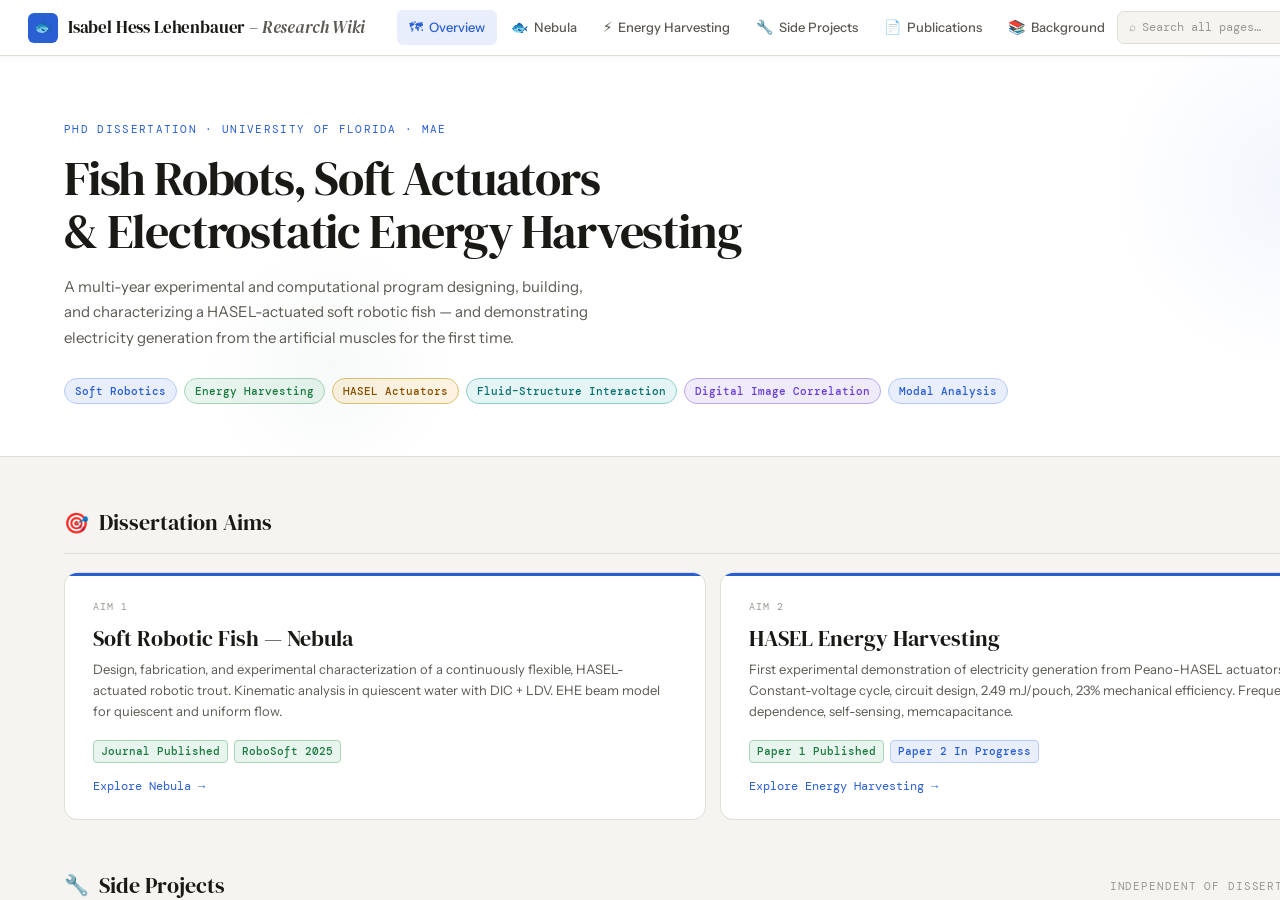
<file: index.html>
<!DOCTYPE html>
<html lang="en">
<head>
<meta charset="UTF-8">
<meta name="viewport" content="width=device-width, initial-scale=1.0">
<title>Isabel Lehenbauer · Graduate Research Wiki</title>
<link rel="stylesheet" href="shared.css">
<style>
/* Index-specific: no sidebar, full-width layout */
body { grid-template-columns: 1fr; }
main  { height: calc(100vh - 56px); overflow-y: auto; }

/* Hero */
.index-hero {
  padding: 64px 64px 52px;
  background: var(--surface);
  border-bottom: 1px solid var(--border);
  position: relative; overflow: hidden;
}
.index-hero::before {
  content:''; position:absolute; top:-60px; right:-60px;
  width:380px; height:380px;
  background: radial-gradient(circle, rgba(42,95,212,0.06) 0%, transparent 70%);
  pointer-events:none;
}
.index-hero::after {
  content:''; position:absolute; bottom:-40px; left:200px;
  width:260px; height:260px;
  background: radial-gradient(circle, rgba(29,122,66,0.04) 0%, transparent 70%);
  pointer-events:none;
}
.hero-eyebrow { font-family:var(--font-mono); font-size:11px; letter-spacing:.12em; text-transform:uppercase; color:var(--accent); margin-bottom:14px; }
.index-hero h1 { font-family:var(--font-serif); font-size:3rem; font-weight:400; line-height:1.1; letter-spacing:-0.025em; color:var(--text); margin-bottom:16px; max-width:700px; }
.index-hero h1 em { font-style:italic; color:var(--text-muted); }
.index-hero p { color:var(--text-muted); font-size:15px; max-width:540px; margin-bottom:28px; line-height:1.7; }
.hero-chips { display:flex; gap:7px; flex-wrap:wrap; }

/* Section grid */
.hub-content { padding: 48px 64px 72px; }
.hub-group { margin-bottom: 48px; }
.hub-group-header {
  display: flex; align-items: center; gap: 10px;
  margin-bottom: 18px; padding-bottom: 12px;
  border-bottom: 1px solid var(--border);
}
.hub-group-icon { font-size: 20px; }
.hub-group-title { font-family: var(--font-serif); font-size: 1.35rem; font-weight: 400; color: var(--text); }
.hub-group-subtitle { font-family: var(--font-mono); font-size: 11px; color: var(--text-faint); text-transform: uppercase; letter-spacing: .08em; margin-left: auto; }

.section-grid { display: grid; grid-template-columns: repeat(auto-fill, minmax(280px, 1fr)); gap: 14px; }

.section-card {
  display: block; text-decoration: none;
  background: var(--surface); border: 1px solid var(--border);
  border-radius: 11px; padding: 20px 22px;
  transition: border-color 0.15s, box-shadow 0.15s, transform 0.15s;
  position: relative; overflow: hidden;
}
.section-card:hover {
  border-color: var(--border-light);
  box-shadow: 0 4px 18px rgba(0,0,0,0.08);
  transform: translateY(-1px);
}
.section-card .card-stripe {
  position: absolute; top: 0; left: 0; right: 0; height: 3px; border-radius: 11px 11px 0 0;
}
.sc-icon { font-size: 22px; margin-bottom: 10px; }
.sc-title { font-size: 14px; font-weight: 600; color: var(--text); margin-bottom: 5px; line-height: 1.3; }
.sc-desc  { font-size: 12.5px; color: var(--text-muted); line-height: 1.55; margin-bottom: 12px; }
.sc-meta  { display: flex; gap: 6px; flex-wrap: wrap; align-items: center; }

/* big CTA cards */
.aim-card {
  display: flex; flex-direction: column;
  background: var(--surface); border: 1px solid var(--border);
  border-radius: 13px; padding: 26px 28px 22px;
  text-decoration: none;
  transition: border-color 0.15s, box-shadow 0.15s, transform 0.15s;
  position: relative; overflow: hidden;
}
.aim-card:hover { border-color: var(--border-light); box-shadow: 0 5px 22px rgba(0,0,0,0.09); transform: translateY(-2px); }
.aim-card .card-stripe { position:absolute; top:0; left:0; right:0; height:3px; border-radius:13px 13px 0 0; }
.aim-num { font-family:var(--font-mono); font-size:10px; text-transform:uppercase; letter-spacing:.1em; color:var(--text-faint); margin-bottom:10px; }
.aim-title { font-family:var(--font-serif); font-size:1.35rem; font-weight:400; color:var(--text); margin-bottom:8px; line-height:1.2; }
.aim-desc  { font-size:13px; color:var(--text-muted); line-height:1.6; flex:1; margin-bottom:18px; }
.aim-arrow { font-family:var(--font-mono); font-size:12px; color:var(--accent); }

.aims-grid { display:grid; grid-template-columns:1fr 1fr; gap:14px; margin-bottom:48px; }
@media(max-width:700px){ .aims-grid { grid-template-columns:1fr; } }

/* timeline strip on index */
.timeline-strip {
  background: var(--surface); border: 1px solid var(--border);
  border-radius: 11px; padding: 24px 28px;
}
</style>
</head>
<body>

<!-- SHARED HEADER -->
<header class="site-header">
  <a href="index.html" class="logo">
    <div class="logo-icon">🐟</div>
    <div class="logo-text">Isabel Hess Lehenbauer &ndash; <span>Research Wiki</span></div>
  </a>
  <nav class="top-nav">
    <a href="index.html"         class="active"><span class="nav-icon">🗺</span> Overview</a>
    <a href="nebula.html"               ><span class="nav-icon">🐟</span> Nebula</a>
    <a href="energy.html"               ><span class="nav-icon">⚡</span> Energy Harvesting</a>
    <a href="side-projects.html"        ><span class="nav-icon">🔧</span> Side Projects</a>
    <a href="publications.html"         ><span class="nav-icon">📄</span> Publications</a>
    <a href="background.html"           ><span class="nav-icon">📚</span> Background</a>
  </nav>
  <div class="header-right">
    <div class="global-search">
      <span>⌕</span>
      <input type="text" id="globalSearch" placeholder="Search all pages…" autocomplete="off">
    </div>
    <div class="header-meta">UF · MAE PhD</div>
  </div>
</header>

<main>

<!-- HERO -->
<div class="index-hero">
  <div class="hero-eyebrow">PhD Dissertation · University of Florida · MAE</div>
  <h1>Fish Robots, Soft Actuators<br>&amp; Electrostatic Energy Harvesting</h1>
  <p>A multi-year experimental and computational program designing, building, and characterizing a HASEL-actuated soft robotic fish — and demonstrating electricity generation from the artificial muscles for the first time.</p>
  <div class="hero-chips">
    <span class="chip chip-blue">Soft Robotics</span>
    <span class="chip chip-green">Energy Harvesting</span>
    <span class="chip chip-amber">HASEL Actuators</span>
    <span class="chip chip-teal">Fluid–Structure Interaction</span>
    <span class="chip chip-purple">Digital Image Correlation</span>
    <span class="chip chip-blue">Modal Analysis</span>
  </div>
</div>

<div class="hub-content">

  <!-- DISSERTATION AIMS -->
  <div class="hub-group">
    <div class="hub-group-header">
      <span class="hub-group-icon">🎯</span>
      <span class="hub-group-title">Dissertation Aims</span>
    </div>
    <div class="aims-grid">

      <a href="nebula.html" class="aim-card">
        <div class="card-stripe" style="background:var(--accent)"></div>
        <div class="aim-num">Aim 1</div>
        <div class="aim-title">Soft Robotic Fish — Nebula</div>
        <div class="aim-desc">Design, fabrication, and experimental characterization of a continuously flexible, HASEL-actuated robotic trout. Kinematic analysis in quiescent water with DIC + LDV. EHE beam model for quiescent and uniform flow.</div>
        <div class="sc-meta" style="margin-bottom:14px">
          <span class="pill pill-done">Journal Published</span>
          <span class="pill pill-done">RoboSoft 2025</span>
        </div>
        <div class="aim-arrow">Explore Nebula →</div>
      </a>

      <a href="energy.html" class="aim-card">
        <div class="card-stripe" style="background:var(--accent)"></div>
        <div class="aim-num">Aim 2</div>
        <div class="aim-title">HASEL Energy Harvesting</div>
        <div class="aim-desc">First experimental demonstration of electricity generation from Peano-HASEL actuators. Constant-voltage cycle, circuit design, 2.49 mJ/pouch, 23% mechanical efficiency. Frequency dependence, self-sensing, memcapacitance.</div>
        <div class="sc-meta" style="margin-bottom:14px">
          <span class="pill pill-done">Paper 1 Published</span>
          <span class="pill pill-active">Paper 2 In Progress</span>
        </div>
        <div class="aim-arrow">Explore Energy Harvesting →</div>
      </a>

    </div>
  </div>

  <!-- SIDE PROJECTS -->
  <div class="hub-group">
    <div class="hub-group-header">
      <span class="hub-group-icon">🔧</span>
      <span class="hub-group-title">Side Projects</span>
      <span class="hub-group-subtitle">Independent of dissertation aims</span>
    </div>
    <div class="section-grid">

      <a href="side-projects.html#gantry" class="section-card">
        <div class="card-stripe" style="background:var(--amber)"></div>
        <div class="sc-icon">🦾</div>
        <div class="sc-title">Gantry System Build</div>
        <div class="sc-desc">Custom 3-axis servo-driven underwater oscillation platform. DYN4 drives, Galil controller, dSpace integration. Used for Nebula base-excitation energy harvesting experiments.</div>
        <div class="sc-meta"><span class="pill pill-done">Built</span></div>
      </a>

      <a href="side-projects.html#dic" class="section-card">
        <div class="card-stripe" style="background:var(--amber)"></div>
        <div class="sc-icon">🎥</div>
        <div class="sc-title">Underwater DIC (NREL Contract)</div>
        <div class="sc-desc">Evaluated DIC and videogrammetry for tracking flexible WEC deformation in NREL's wave flume. Snell's Law analysis; camera angle tests; recommendation: underwater camera housing.</div>
        <div class="sc-meta"><span class="pill pill-done">Completed</span></div>
      </a>

    </div>
  </div>

  <!-- QUICK LINKS -->
  <div class="hub-group">
    <div class="hub-group-header">
      <span class="hub-group-icon">🔗</span>
      <span class="hub-group-title">Quick Access</span>
    </div>
    <div class="section-grid">

      <a href="publications.html" class="section-card">
        <div class="card-stripe" style="background:var(--purple)"></div>
        <div class="sc-icon">📄</div>
        <div class="sc-title">Publications &amp; Conferences</div>
        <div class="sc-desc">Journal publications, conference papers and presentations</div>
        <div class="sc-meta">
          <span class="pill pill-done">2 Journals</span>
          <span class="pill pill-done">4 Conferences</span>
          <span class="pill pill-active">1 In Progress</span>
        </div>
      </a>

      <a href="background.html" class="section-card">
        <div class="card-stripe" style="background:var(--teal)"></div>
        <div class="sc-icon">📚</div>
        <div class="sc-title">Background Reading</div>
        <div class="sc-desc">What is a HASEL? Electrostatic zipping, variable capacitance, self-healing, inertial vs. viscous regimes. EHE modeling: Euler-Bernoulli beam, Lighthill theory, Galerkin method, MAC &amp; traveling index.</div>
        <div class="sc-meta"><span class="chip chip-teal">Reference</span></div>
      </a>

    </div>
  </div>

  <!-- TIMELINE STRIP -->
  <div class="hub-group">
    <div class="hub-group-header">
      <span class="hub-group-icon">📅</span>
      <span class="hub-group-title">Research Timeline</span>
    </div>
    <div class="timeline-strip">
      <div class="timeline">
        <div class="timeline-item complete"><div class="tl-date">Fall 2021</div><div class="tl-title">EHE Model — Quiescent Flow</div><div class="tl-body">MATLAB Galerkin simulation with nonlinear fluid damping.</div></div>
        <div class="timeline-item complete"><div class="tl-date">Spring 2022</div><div class="tl-title">Nebula Design + SMASIS22</div><div class="tl-body">Parametric body design. Compliance &amp; traveling wave generation.</div></div>
        <div class="timeline-item complete"><div class="tl-date">Fall 2022</div><div class="tl-title">Nebula Fabrication &amp; Air Testing</div><div class="tl-body">TPU skeleton, Ecoflex silicone cast, LDV + DIC in air.</div></div>
        <div class="timeline-item complete"><div class="tl-date">Spring 2023</div><div class="tl-title">Nebula Aquarium Testing</div><div class="tl-body">DIC + LDV at 3 natural frequencies. MAC and traveling index analysis.</div></div>
        <div class="timeline-item complete"><div class="tl-date">Fall 2023</div><div class="tl-title">SMASIS23 (3rd place) + NREL Contracts Begin</div><div class="tl-body">HASEL EH and Underwater DIC contracts awarded.</div></div>
        <div class="timeline-item complete"><div class="tl-date">Jan–Nov 2024</div><div class="tl-title">HASEL EH Paper 1 + Nebula Journal</div><div class="tl-body">Full 4×5 EH test matrix. Nebula SMS journal submitted June 2024. EH Paper 1 submitted Nov 2024.</div></div>
        <div class="timeline-item complete"><div class="tl-date">Apr 2025</div><div class="tl-title">RoboSoft 2025 — Nebula v2</div><div class="tl-body">Lausanne. Distributed muscles + sensing. 44% thrust increase with phase offset.</div></div>
        <div class="timeline-item active"><div class="tl-date">Jan–Jul 2025 (NREL MEGSRP)</div><div class="tl-title">Power &amp; Frequency Study</div><div class="tl-body">Cyclic EH with self-sensing. Power density vs. frequency 0.5–20 Hz.</div></div>
        <div class="timeline-item active"><div class="tl-date">Oct–Dec 2025</div><div class="tl-title">Nebula EH on Bending Structure</div><div class="tl-body">Gantry base-excitation experiments. Phase relationship study.</div></div>
        <div class="timeline-item active"><div class="tl-date">April 2026</div><div class="tl-title">HASEL Memcapacitance</div><div class="tl-body">Nonlinear C vs. V with hysteresis — AC superposition method, Trek 10/10.</div></div>
      </div>
    </div>
  </div>

</div><!-- /hub-content -->
</main>

<script src="shared.js"></script>
</body>
</html>
</file>
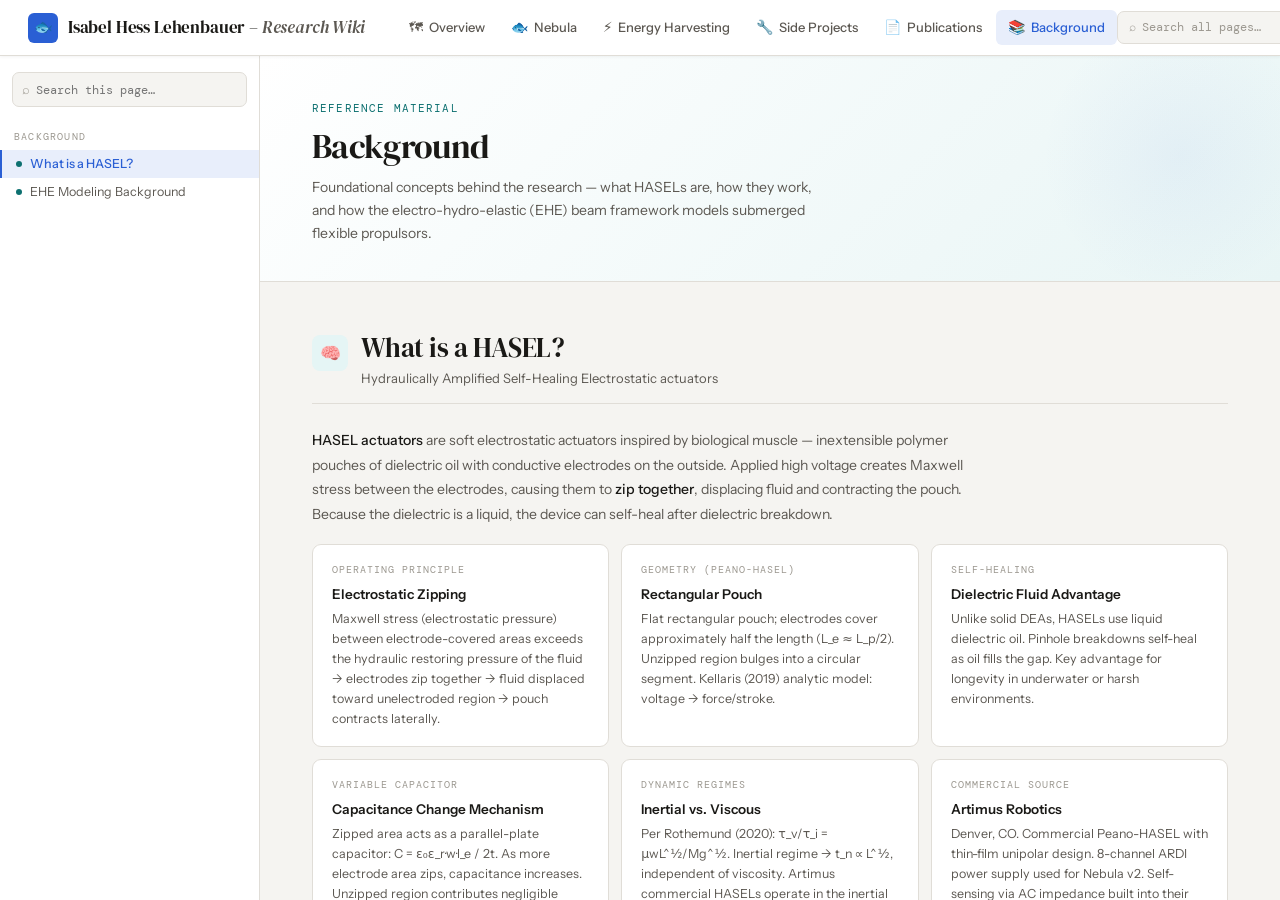
<file: background.html>
<!DOCTYPE html>
<html lang="en">
<head>
<meta charset="UTF-8">
<meta name="viewport" content="width=device-width, initial-scale=1.0">
<title>Background · Isabel Lehenbauer Research Wiki</title>
<link rel="stylesheet" href="shared.css">
</head>
<body>

<header class="site-header">
  <a href="index.html" class="logo">
    <div class="logo-icon">🐟</div>
    <div class="logo-text">Isabel Hess Lehenbauer &ndash; <span>Research Wiki</span></div>
  </a>
  <nav class="top-nav">
    <a href="index.html"                   ><span class="nav-icon">🗺</span> Overview</a>
    <a href="nebula.html"                  ><span class="nav-icon">🐟</span> Nebula</a>
    <a href="energy.html"                  ><span class="nav-icon">⚡</span> Energy Harvesting</a>
    <a href="side-projects.html"           ><span class="nav-icon">🔧</span> Side Projects</a>
    <a href="publications.html"            ><span class="nav-icon">📄</span> Publications</a>
    <a href="background.html" class="active"><span class="nav-icon">📚</span> Background</a>
  </nav>
  <div class="header-right">
    <div class="global-search"><span>⌕</span><input type="text" id="globalSearch" placeholder="Search all pages…" autocomplete="off"></div>
    <div class="header-meta">Reference</div>
  </div>
</header>

<aside class="sidebar">
  <div style="padding:0 12px 10px">
    <div style="display:flex;align-items:center;gap:6px;padding:6px 9px;background:var(--bg);border:1px solid var(--border);border-radius:7px">
      <span style="color:var(--text-faint);font-size:13px">⌕</span>
      <input type="text" id="sidebarSearch" placeholder="Search this page…" autocomplete="off"
        style="border:none;background:transparent;outline:none;color:var(--text);font-family:var(--font-mono);font-size:12px;width:100%">
    </div>
  </div>
  <div class="no-results" id="sidebarNoResults">No matches</div>

  <div class="nav-label">Background</div>
  <a href="#hasel-background" class="active" data-terms="hasel background what is hydraulically amplified self healing electrostatic peano variable capacitor artimus electrostatic zipping dielectric fluid oil film bopp maxwell stress"><span class="nav-dot" style="background:var(--teal)"></span>What is a HASEL?</a>
  <a href="#ehe-background"               data-terms="ehe background euler bernoulli lighthill galerkin traveling index mac beam theory fluid structure musgrave 2021 aureli nonlinear damping added mass inertial viscous rothemund"><span class="nav-dot" style="background:var(--teal)"></span>EHE Modeling Background</a>
</aside>

<main>
  <div class="page-hero" style="background:linear-gradient(135deg, var(--surface) 0%, #e8f5f5 100%)">
    <div class="page-hero-tag" style="color:var(--teal)">Reference Material</div>
    <h1>Background</h1>
    <p>Foundational concepts behind the research — what HASELs are, how they work, and how the electro-hydro-elastic (EHE) beam framework models submerged flexible propulsors.</p>
  </div>

  <div class="content">

  <!-- HASEL BACKGROUND -->
  <section class="wiki-section" id="hasel-background">
    <div class="section-header"><div class="section-icon icon-teal">🧠</div><div><div class="section-title">What is a HASEL?</div><div class="section-subtitle">Hydraulically Amplified Self-Healing Electrostatic actuators</div></div></div>
    <div class="section-divider"></div>
    <div class="prose"><strong>HASEL actuators</strong> are soft electrostatic actuators inspired by biological muscle — inextensible polymer pouches of dielectric oil with conductive electrodes on the outside. Applied high voltage creates Maxwell stress between the electrodes, causing them to <strong>zip together</strong>, displacing fluid and contracting the pouch. Because the dielectric is a liquid, the device can self-heal after dielectric breakdown.</div>
    <div class="cards">
      <div class="card">
        <div class="card-tag">Operating Principle</div>
        <h3>Electrostatic Zipping</h3>
        <p>Maxwell stress (electrostatic pressure) between electrode-covered areas exceeds the hydraulic restoring pressure of the fluid → electrodes zip together → fluid displaced toward unelectroded region → pouch contracts laterally.</p>
      </div>
      <div class="card">
        <div class="card-tag">Geometry (Peano-HASEL)</div>
        <h3>Rectangular Pouch</h3>
        <p>Flat rectangular pouch; electrodes cover approximately half the length (L_e ≈ L_p/2). Unzipped region bulges into a circular segment. Kellaris (2019) analytic model: voltage → force/stroke.</p>
      </div>
      <div class="card">
        <div class="card-tag">Self-Healing</div>
        <h3>Dielectric Fluid Advantage</h3>
        <p>Unlike solid DEAs, HASELs use liquid dielectric oil. Pinhole breakdowns self-heal as oil fills the gap. Key advantage for longevity in underwater or harsh environments.</p>
      </div>
      <div class="card">
        <div class="card-tag">Variable Capacitor</div>
        <h3>Capacitance Change Mechanism</h3>
        <p>Zipped area acts as a parallel-plate capacitor: C = ε₀ε_r·w·l_e / 2t. As more electrode area zips, capacitance increases. Unzipped region contributes negligible capacitance (Kellaris 2019). C_max/C_min ≈ 11.7× for commercial HASELs.</p>
      </div>
      <div class="card">
        <div class="card-tag">Dynamic Regimes</div>
        <h3>Inertial vs. Viscous</h3>
        <p>Per Rothemund (2020): τ_v/τ_i = μwL^½/Mg^½. Inertial regime → t_n ∝ L^½, independent of viscosity. Artimus commercial HASELs operate in the inertial regime — response determined by inertia of the oil, not its viscosity.</p>
      </div>
      <div class="card">
        <div class="card-tag">Commercial Source</div>
        <h3>Artimus Robotics</h3>
        <p>Denver, CO. Commercial Peano-HASEL with thin-film unipolar design. 8-channel ARDI power supply used for Nebula v2. Self-sensing via AC impedance built into their newest multi-channel supplies.</p>
      </div>
    </div>

    <h4 style="font-size:11px;text-transform:uppercase;letter-spacing:.08em;color:var(--text-muted);font-family:var(--font-mono);margin-bottom:9px;">HASEL Material Parameters</h4>
    <div class="info-box">
      <div class="annotation-row"><span class="ann-symbol">ε_r</span><span class="ann-name">Relative permittivity, BOPP dielectric film</span><span class="ann-val">2.2</span></div>
      <div class="annotation-row"><span class="ann-symbol">ε_0</span><span class="ann-name">Permittivity of free space</span><span class="ann-val">8.854 × 10⁻¹² F/m</span></div>
      <div class="annotation-row"><span class="ann-symbol">t</span><span class="ann-name">Film thickness</span><span class="ann-val">12–18 µm</span></div>
      <div class="annotation-row"><span class="ann-symbol">w</span><span class="ann-name">Pouch width</span><span class="ann-val">49–53 mm</span></div>
      <div class="annotation-row"><span class="ann-symbol">L_p / L_e</span><span class="ann-name">Pouch length / Electrode length</span><span class="ann-val">17.0 / 9.37 mm</span></div>
      <div class="annotation-row"><span class="ann-symbol">V_breakdown</span><span class="ann-name">Typical dielectric breakdown voltage (BOPP film)</span><span class="ann-val">~10 kV</span></div>
    </div>

    <div class="callout callout-blue"><strong>Generation mode connection:</strong> The same variable capacitance that makes HASELs useful actuators also makes them viable generators. When a zipped (high-C) HASEL is mechanically unzipped at constant voltage, charge is ejected to an external storage element. This is the basis of the <a href="energy.html#hasel-theory" style="color:var(--accent)">CCW constant-voltage generation cycle</a>.</div>
  </section>

  <!-- EHE BACKGROUND -->
  <section class="wiki-section" id="ehe-background">
    <div class="section-header"><div class="section-icon icon-teal">📚</div><div><div class="section-title">EHE Modeling Background</div><div class="section-subtitle">Electro-hydro-elastic beam theory for submerged robotic propulsors</div></div></div>
    <div class="section-divider"></div>
    <div class="prose">The electro-hydro-elastic (EHE) framework couples structural beam mechanics, fluid-structure interaction, and electromechanical actuation in a single governing equation. It is computationally efficient compared to coupled FEA-CFD and enables rapid parametric studies on stiffness, geometry, and actuation. The framework in this work follows Musgrave (2021).</div>
    <div class="cards">
      <div class="card"><div class="card-tag">Structural</div><h3>Euler-Bernoulli Beam</h3><p>Small-deflection assumption. Variable bending stiffness EI(x) and mass per unit length m(x). Augmented with nonlinear terms (Aureli 2012, Ramananarivo 2013) for large-amplitude cases.</p></div>
      <div class="card"><div class="card-tag">Fluid — Quiescent</div><h3>Lighthill + Nonlinear Damping</h3><p>Lighthill (1971) elongated-body theory provides reactive (added mass) and resistive forces. Aureli (2012) nonlinear cubic damping term accounts for vortex shedding at moderate amplitudes and Keulegan-Carpenter numbers.</p></div>
      <div class="card"><div class="card-tag">Fluid — Uniform Flow</div><h3>Linearized Potential Flow</h3><p>Garrick (1936) / Theodorsen unsteady lift on an oscillating flat plate. Valid at low reduced frequencies. Validated against LDV data from an aluminum propulsor in UF water tunnel.</p></div>
      <div class="card"><div class="card-tag">Solution Method</div><h3>Galerkin Projection</h3><p>PDE projected onto N vacuum mode shapes as basis functions. Reduces to N coupled ODEs. Root-finding handles frequency-dependent nonlinear eigenvalue. N = 20 basis functions used for Nebula simulations.</p></div>
      <div class="card"><div class="card-tag">Traveling Index</div><h3>Complex Orthogonal Decomposition</h3><p>Ti ∈ [0,1] quantifies the proportion of traveling vs. standing waves in the response waveform. Ti = 0 → pure standing wave; Ti = 1 → pure traveling wave. Method from Feeny (2008), used in Musgrave (2021) and Hess (2022).</p></div>
      <div class="card"><div class="card-tag">Mode Shape Quality</div><h3>MAC — Modal Assurance Criterion</h3><p>MAC ∈ [0,1] measures correlation between a simulated mode shape and the corresponding experimentally measured mode shape. MAC = 1 → perfect agreement; MAC &lt; 0.5 → poor agreement. Nebula Mode 1 MAC = 0.989.</p></div>
    </div>

    <h4 style="font-size:11px;text-transform:uppercase;letter-spacing:.08em;color:var(--text-muted);font-family:var(--font-mono);margin-bottom:9px;">Governing Equation Summary</h4>
    <div class="eq-box">∂²/∂x² [ EI(x) ∂²w/∂x² ] + [m_s(x) + m_p(x)] ∂²w/∂t² + F_fluid(w, ẇ, x, t) = M_HASEL(x, V(t))
<br><br>
F_fluid (quiescent) = m_f(x) Γ(ω) ∂²w/∂t² + m_f(x) Δ(β,ε) ∂²w/∂t²  [Aureli 2012]
<br><br>
M_HASEL = ∂²/∂x² [ θ(x) χ_p(x) V(t) ]    [linearized HASEL constitutive relation]</div>

    <div class="callout callout-blue"><strong>Validation strategy:</strong> Quiescent EHE model validated against Nebula DIC (natural frequencies, mode shapes, MAC). Uniform-flow model validated against a piezo-actuated thin aluminum beam in the UF recirculating water tunnel. Both models merged into one MATLAB package with a case structure switch.</div>

    <h4 style="font-size:11px;text-transform:uppercase;letter-spacing:.08em;color:var(--text-muted);font-family:var(--font-mono);margin-bottom:9px;">Key Literature</h4>
    <div class="info-box">
      <div class="annotation-row"><span class="ann-symbol">Musgrave 2021</span><span class="ann-name">EHE framework for structure-borne noise on flexible propulsors — basis for all Nebula simulations</span></div>
      <div class="annotation-row"><span class="ann-symbol">Aureli 2012</span><span class="ann-name">Nonlinear finite amplitude vibrations of a cantilever beam in quiescent fluid — nonlinear damping term</span></div>
      <div class="annotation-row"><span class="ann-symbol">Lighthill 1971</span><span class="ann-name">Large-amplitude elongated body theory — reactive and resistive fluid forces</span></div>
      <div class="annotation-row"><span class="ann-symbol">Kellaris 2019</span><span class="ann-name">Analytical HASEL actuator model — voltage, geometry, force, stroke relationship</span></div>
      <div class="annotation-row"><span class="ann-symbol">Feeny 2008</span><span class="ann-name">Complex orthogonal decomposition for traveling wave analysis — traveling index definition</span></div>
      <div class="annotation-row"><span class="ann-symbol">Rothemund 2020</span><span class="ann-name">HASEL actuator dynamics — inertial vs. viscous regime, response time scaling</span></div>
      <div class="annotation-row"><span class="ann-symbol">Ramananarivo 2013</span><span class="ann-name">Passive elastic mechanism for swimming locomotion — nonlinear EHE augmentation</span></div>
      <div class="annotation-row"><span class="ann-symbol">DiSanto 2021</span><span class="ann-name">Convergence in undulatory swimming — biological BCF quadratic midline model used for comparison</span></div>
    </div>
  </section>

  <div style="height:40px"></div>
  </div>
</main>

<script src="shared.js"></script>
</body>
</html>
</file>
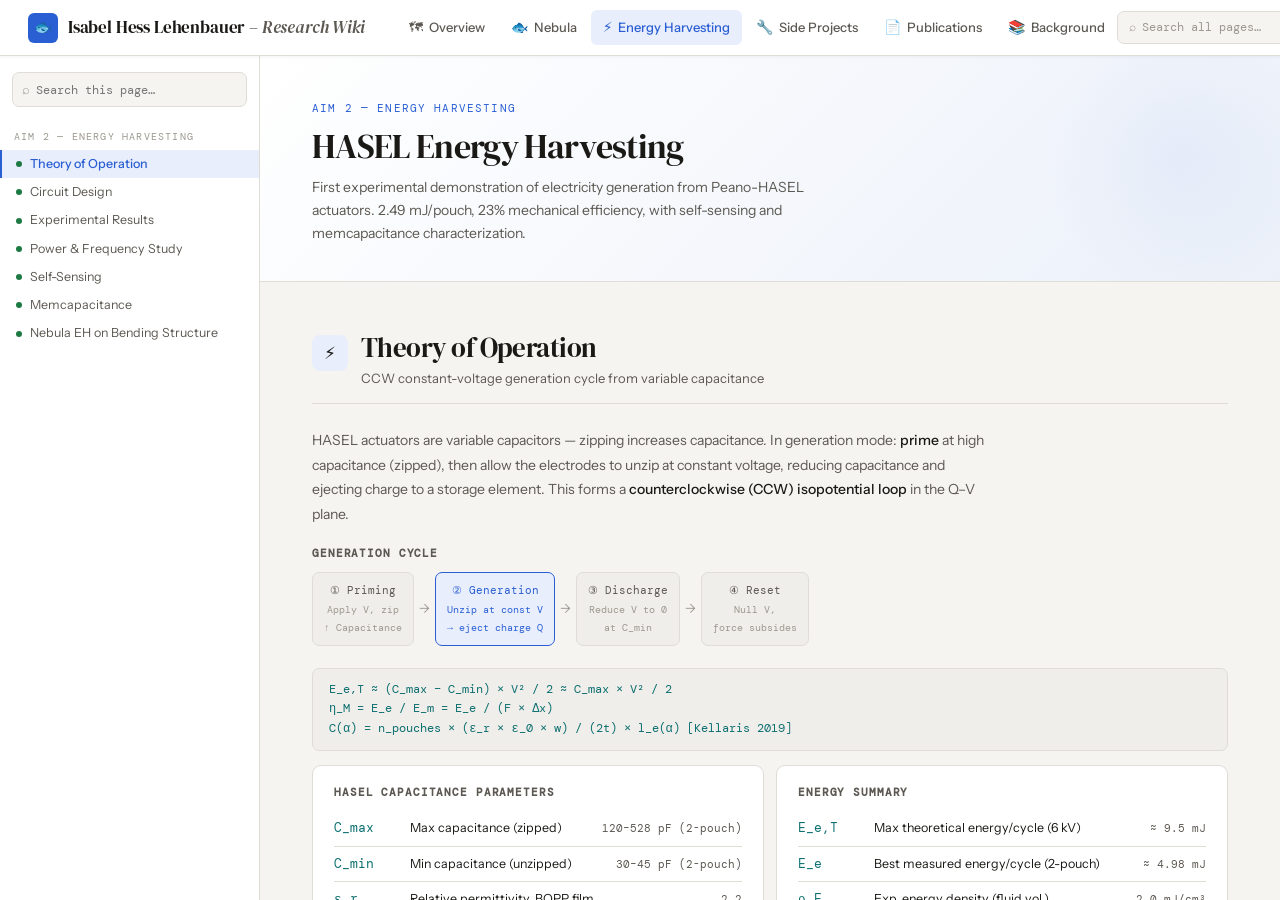
<file: energy.html>
<!DOCTYPE html>
<html lang="en">
<head>
<meta charset="UTF-8">
<meta name="viewport" content="width=device-width, initial-scale=1.0">
<title>Energy Harvesting · Isabel Lehenbauer Research Wiki</title>
<link rel="stylesheet" href="shared.css">
</head>
<body>

<header class="site-header">
  <a href="index.html" class="logo">
    <div class="logo-icon">🐟</div>
    <div class="logo-text">Isabel Hess Lehenbauer &ndash; <span>Research Wiki</span></div>
  </a>
  <nav class="top-nav">
    <a href="index.html"                ><span class="nav-icon">🗺</span> Overview</a>
    <a href="nebula.html"               ><span class="nav-icon">🐟</span> Nebula</a>
    <a href="energy.html"        class="active"><span class="nav-icon">⚡</span> Energy Harvesting</a>
    <a href="side-projects.html"        ><span class="nav-icon">🔧</span> Side Projects</a>
    <a href="publications.html"         ><span class="nav-icon">📄</span> Publications</a>
    <a href="background.html"           ><span class="nav-icon">📚</span> Background</a>
  </nav>
  <div class="header-right">
    <div class="global-search"><span>⌕</span><input type="text" id="globalSearch" placeholder="Search all pages…" autocomplete="off"></div>
    <div class="header-meta">Aim 2</div>
  </div>
</header>

<aside class="sidebar">
  <div style="padding:0 12px 10px">
    <div style="display:flex;align-items:center;gap:6px;padding:6px 9px;background:var(--bg);border:1px solid var(--border);border-radius:7px">
      <span style="color:var(--text-faint);font-size:13px">⌕</span>
      <input type="text" id="sidebarSearch" placeholder="Search this page…" autocomplete="off"
        style="border:none;background:transparent;outline:none;color:var(--text);font-family:var(--font-mono);font-size:12px;width:100%">
    </div>
  </div>
  <div class="no-results" id="sidebarNoResults">No matches</div>

  <div class="nav-label">Aim 2 — Energy Harvesting</div>
  <a href="#hasel-theory"      class="active" data-terms="hasel theory ccw generation cycle capacitance voltage zipping priming constant voltage cmax cmin kellaris"><span class="nav-dot" style="background:var(--green)"></span>Theory of Operation</a>
  <a href="#hasel-circuit"     data-terms="hasel circuit duranti reed relay pico voltage measurement cp resistor hv amplifier cynergy pico electronics"><span class="nav-dot" style="background:var(--green)"></span>Circuit Design</a>
  <a href="#hasel-results"     data-terms="hasel results energy generation mj efficiency mechanical density test matrix 3kv 6kv energies mdpi boren chamot nrel"><span class="nav-dot" style="background:var(--green)"></span>Experimental Results</a>
  <a href="#hasel-freq"        data-terms="hasel power frequency cycling nrel megsrp power density linear inertial viscous crio labview motor rothemund clearpath servo"><span class="nav-dot" style="background:var(--green)"></span>Power &amp; Frequency Study</a>
  <a href="#hasel-selfsensing" data-terms="hasel self sensing capacitive ac impedance rizzello artimus data over power rls recursive least squares"><span class="nav-dot" style="background:var(--green)"></span>Self-Sensing</a>
  <a href="#hasel-memcap"      data-terms="hasel memcapacitance nonlinear capacitance hysteresis qv cv bias triangular carrier trek amplifier april 2026 acome"><span class="nav-dot" style="background:var(--green)"></span>Memcapacitance</a>
  <a href="#nebula-eh"         data-terms="nebula energy harvesting bending gantry phase offset dic zipping karman vortex strain resonance base excitation bending structure"><span class="nav-dot" style="background:var(--green)"></span>Nebula EH on Bending Structure</a>
</aside>

<main>
  <div class="page-hero" style="background:linear-gradient(135deg, var(--surface) 0%, #ebf0f9 100%)">
    <div class="page-hero-tag" style="color:var(--accent)">Aim 2 — Energy Harvesting</div>
    <h1>HASEL Energy Harvesting</h1>
    <p>First experimental demonstration of electricity generation from Peano-HASEL actuators. 2.49 mJ/pouch, 23% mechanical efficiency, with self-sensing and memcapacitance characterization.</p>
  </div>

  <div class="content">

  <!-- THEORY -->
  <section class="wiki-section" id="hasel-theory">
    <div class="section-header"><div class="section-icon icon-blue">⚡</div><div><div class="section-title">Theory of Operation</div><div class="section-subtitle">CCW constant-voltage generation cycle from variable capacitance</div></div></div>
    <div class="section-divider"></div>
    <div class="prose">HASEL actuators are variable capacitors — zipping increases capacitance. In generation mode: <strong>prime</strong> at high capacitance (zipped), then allow the electrodes to unzip at constant voltage, reducing capacitance and ejecting charge to a storage element. This forms a <strong>counterclockwise (CCW) isopotential loop</strong> in the Q–V plane.</div>
    <h4 style="font-size:11px;text-transform:uppercase;letter-spacing:.08em;color:var(--text-muted);font-family:var(--font-mono);margin-bottom:10px;">Generation Cycle</h4>
    <div class="flow" style="margin-bottom:22px">
      <div class="flow-node">① Priming<br><span style="font-size:10px;color:var(--text-faint)">Apply V, zip<br>↑ Capacitance</span></div>
      <div class="flow-arrow">→</div>
      <div class="flow-node active-node">② Generation<br><span style="font-size:10px">Unzip at const V<br>→ eject charge Q</span></div>
      <div class="flow-arrow">→</div>
      <div class="flow-node">③ Discharge<br><span style="font-size:10px;color:var(--text-faint)">Reduce V to 0<br>at C_min</span></div>
      <div class="flow-arrow">→</div>
      <div class="flow-node">④ Reset<br><span style="font-size:10px;color:var(--text-faint)">Null V,<br>force subsides</span></div>
    </div>
    <div class="eq-box">E_e,T ≈ (C_max − C_min) × V² / 2 ≈ C_max × V² / 2
<br>η_M = E_e / E_m = E_e / (F × Δx)
<br>C(α) = n_pouches × (ε_r × ε_0 × w) / (2t) × l_e(α)   [Kellaris 2019]</div>
    <div class="grid2">
      <div class="info-box">
        <div class="info-box-header"><h4>HASEL Capacitance Parameters</h4></div>
        <div class="annotation-row"><span class="ann-symbol">C_max</span><span class="ann-name">Max capacitance (zipped)</span><span class="ann-val">120–528 pF (2-pouch)</span></div>
        <div class="annotation-row"><span class="ann-symbol">C_min</span><span class="ann-name">Min capacitance (unzipped)</span><span class="ann-val">30–45 pF (2-pouch)</span></div>
        <div class="annotation-row"><span class="ann-symbol">ε_r</span><span class="ann-name">Relative permittivity, BOPP film</span><span class="ann-val">2.2</span></div>
        <div class="annotation-row"><span class="ann-symbol">t</span><span class="ann-name">Film thickness</span><span class="ann-val">12–18 µm</span></div>
        <div class="annotation-row"><span class="ann-symbol">w / L_p / L_e</span><span class="ann-name">Width / Pouch length / Electrode length</span><span class="ann-val">49–53 / 17.0 / 9.37 mm</span></div>
      </div>
      <div class="info-box">
        <div class="info-box-header"><h4>Energy Summary</h4></div>
        <div class="annotation-row"><span class="ann-symbol">E_e,T</span><span class="ann-name">Max theoretical energy/cycle (6 kV)</span><span class="ann-val">≈ 9.5 mJ</span></div>
        <div class="annotation-row"><span class="ann-symbol">E_e</span><span class="ann-name">Best measured energy/cycle (2-pouch)</span><span class="ann-val">≈ 4.98 mJ</span></div>
        <div class="annotation-row"><span class="ann-symbol">ρ_E</span><span class="ann-name">Exp. energy density (fluid vol.)</span><span class="ann-val">2.0 mJ/cm³</span></div>
        <div class="annotation-row"><span class="ann-symbol">ρ_E,T</span><span class="ann-name">Theoretical energy density (fluid)</span><span class="ann-val">4.2 mJ/cm³</span></div>
        <div class="annotation-row"><span class="ann-symbol">η_M</span><span class="ann-name">Max mechanical efficiency</span><span class="ann-val">≈ 23%</span></div>
      </div>
    </div>
  </section>

  <!-- CIRCUIT -->
  <section class="wiki-section" id="hasel-circuit">
    <div class="section-header"><div class="section-icon icon-blue">🔌</div><div><div class="section-title">Circuit Design</div><div class="section-subtitle">Adapted from Duranti (2017) dielectric fluid transducer circuit</div></div></div>
    <div class="section-divider"></div>
    <div class="prose">High-voltage reed relays switch between priming (from storage capacitor C_p), generation (onto C_p), and discharge phases. The Pico Electronics 5VV10-P provides 2000× HV amplification. Architecture adapted from Duranti (2017) constant-voltage circuit for dielectric fluid transducers.</div>
    <div class="info-box">
      <div class="annotation-row"><span class="ann-symbol">C_p</span><span class="ann-name">Storage capacitor — primes HASEL and receives generated charge</span><span class="ann-val">4.7 nF</span></div>
      <div class="annotation-row"><span class="ann-symbol">R_preload</span><span class="ann-name">Maintains 20% Pico load (voltage regulation)</span><span class="ann-val">250 MΩ</span></div>
      <div class="annotation-row"><span class="ann-symbol">R_limit</span><span class="ann-name">Current limiter, varies to maintain 80% Pico load</span><span class="ann-val">5–15 MΩ</span></div>
      <div class="annotation-row"><span class="ann-symbol">R2 = R3</span><span class="ann-name">Protect reed relay contacts (max 5 mA)</span><span class="ann-val">2 MΩ each</span></div>
      <div class="annotation-row"><span class="ann-symbol">S1,S2,S3</span><span class="ann-name">HV reed relays (Cynergy3 DAT72415P) — 24V coil, 15 kV isolation, SPST-NO</span><span class="ann-val">~300 ms delay</span></div>
      <div class="annotation-row"><span class="ann-symbol">R_measure</span><span class="ann-name">Series resistor + Fluke 80K40 probe → 6000:1 reduction (measuring C_p voltage)</span><span class="ann-val">5 GΩ + 1 GΩ</span></div>
      <div class="annotation-row"><span class="ann-symbol">HV Amp</span><span class="ann-name">Pico Electronics 5VV10-P — non-isolated, 2000×, 5W max at 2–10 kV</span><span class="ann-val">2–10 kV</span></div>
    </div>
    <div class="grid2">
      <div class="callout callout-amber" style="margin-bottom:0"><strong>Voltage measurement:</strong> Direct probe on C_p gives τ = 1GΩ × 4.7nF = 4.7s — too short to measure. Series resistors → ~5 GΩ total → τ ≈ 23.5s. Trade-off: 30:1 additional signal reduction.</div>
      <div class="callout callout-blue" style="margin-bottom:0"><strong>Pico regulation:</strong> Unregulated supply — voltage drops at low load. Fixed by 250 MΩ preload parallel with C_p and variable R_limit in series to maintain ≥20% current draw at all times.</div>
    </div>
  </section>

  <!-- RESULTS -->
  <section class="wiki-section" id="hasel-results">
    <div class="section-header"><div class="section-icon icon-blue">📊</div><div><div class="section-title">Experimental Results — Paper 1</div><div class="section-subtitle">Net energy per cycle across 4×5 voltage × force matrix</div></div></div>
    <div class="section-divider"></div>
    <div class="prose">Published as "Generating Electricity with HASELs and Their Mechanics" in <em>Energies</em> (MDPI). Full dataset: N ≈ 10–20 per point. Co-authors: Blake Boren &amp; Stephen Chamot (NREL). First experimental demonstration of HASEL energy generation.</div>
    <div class="stats-row">
      <div class="stat-box"><div class="stat-val" style="color:var(--green)">4.98 mJ</div><div class="stat-label">Max net energy/cycle (6kV, 2000g)</div></div>
      <div class="stat-box"><div class="stat-val" style="color:var(--green)">2.49 mJ</div><div class="stat-label">Max per single pouch</div></div>
      <div class="stat-box"><div class="stat-val" style="color:var(--green)">2.0 mJ/cm³</div><div class="stat-label">Experimental energy density</div></div>
      <div class="stat-box"><div class="stat-val" style="color:var(--accent)">23%</div><div class="stat-label">Max mechanical efficiency</div></div>
    </div>
    <h4 style="font-size:11px;text-transform:uppercase;letter-spacing:.08em;color:var(--text-muted);font-family:var(--font-mono);margin-bottom:8px;">Net Energy (mJ) — Full Test Matrix</h4>
    <table class="data-table">
      <thead><tr><th>Voltage</th><th>200 g</th><th>500 g</th><th>1000 g</th><th>1500 g</th><th>2000 g</th></tr></thead>
      <tbody>
        <tr><td>3 kV</td><td>0.33 ± 0.10</td><td>0.68 ± 0.09</td><td>1.04 ± 0.08</td><td>1.28 ± 0.10</td><td>1.80 ± 0.14</td></tr>
        <tr><td>4 kV</td><td>0.58 ± 0.19</td><td>1.16 ± 0.19</td><td>1.76 ± 0.54</td><td>2.14 ± 0.16</td><td>2.96 ± 0.17</td></tr>
        <tr><td>5 kV</td><td>0.77 ± 0.27</td><td>1.63 ± 0.30</td><td>2.58 ± 0.29</td><td>3.11 ± 0.28</td><td>4.17 ± 0.28</td></tr>
        <tr><td class="val-highlight">6 kV</td><td>0.83 ± 0.38</td><td>1.90 ± 0.27</td><td>3.15 ± 0.37</td><td>3.74 ± 0.48</td><td class="val-highlight">4.98 ± 0.37</td></tr>
      </tbody>
    </table>
    <div class="callout callout-blue"><strong>Energy formula:</strong> E_e = −½ C_h V₃² + ½ C_p(V₄² − V₃²) + ½ C_l V₄². States 3→4 = generation phase. Priming energy consumed (negative); generation energy recovered (positive).</div>
    <h4 style="font-size:11px;text-transform:uppercase;letter-spacing:.08em;color:var(--text-muted);font-family:var(--font-mono);margin-bottom:8px;">Comparison to Other Electrostatic Generators</h4>
    <table class="data-table">
      <thead><tr><th>Metric</th><th>HASEL (This Work)</th><th>DFT – Duranti 2017</th><th>DEG – Moretti Review</th></tr></thead>
      <tbody>
        <tr><td>Exp. energy/cycle</td><td class="val-highlight">2.49 mJ/pouch</td><td>4.8 mJ</td><td>—</td></tr>
        <tr><td>Exp. energy density (fluid)</td><td class="val-highlight">2.0 mJ/cm³</td><td>—</td><td>—</td></tr>
        <tr><td>Exp. energy density (film mass)</td><td>85 mJ/g</td><td>179 mJ/g</td><td>up to 780 mJ/g</td></tr>
        <tr><td>Mechanical efficiency</td><td class="val-highlight">23%</td><td>~30%</td><td>—</td></tr>
        <tr><td>Self-healing</td><td class="val-highlight">Yes (dielectric fluid)</td><td>Yes</td><td>No (solid film)</td></tr>
      </tbody>
    </table>
  </section>

  <!-- FREQ STUDY -->
  <section class="wiki-section" id="hasel-freq">
    <div class="section-header"><div class="section-icon icon-blue">📈</div><div><div class="section-title">Power Output &amp; Frequency Study</div><div class="section-subtitle">NREL MEGSRP Appointment — Jan–Jul 2025</div></div></div>
    <div class="section-divider"></div>
    <div class="prose">Investigates <strong>cyclic energy harvesting</strong> and <strong>power density vs. cycling frequency</strong> (0.5–20 Hz, 2–5 kV). Key question: does power scale linearly as P = E·f, or do viscous losses or circuit limits reduce performance at higher frequencies?</div>
    <div class="cards">
      <div class="card"><div class="card-tag">Hypothesis</div><h3>Linear P vs. Frequency</h3><p>If HASEL is in the inertial regime (Rothemund 2020), energy/cycle is constant and P = E·f is linear. Artimus confirmed this. Experiment will verify quantitatively.</p></div>
      <div class="card"><div class="card-tag">Circuit Innovation</div><h3>AC Coupling for Self-Sensing</h3><p>HV DC priming + low-amplitude high-freq AC superimposed. Coupling capacitor = generator bank AND AC conduit. Sensing is never lost during open-circuit generation phase.</p></div>
      <div class="card"><div class="card-tag">Hardware</div><h3>Motorized Test Bench</h3><p>ClearPath servo motor + ball screw (5.08 mm/rev, 800 cts/rev, 7 mm free stroke). NI cRIO DAQ + Labview at 1 kHz. Raspberry Pi controls motor PWM. Data to USB as TDMS.</p></div>
      <div class="card"><div class="card-tag">Circuit Limits</div><h3>Frequency Constraints</h3><p>Reed relay ~300 ms → ~3 Hz limit (fully switched). RC: τ = 4.7 nF × 2 MΩ = 9.4 ms → 106 Hz limit. HASEL inertial/viscous regime per oil viscosity and geometry.</p></div>
    </div>
    <h4 style="font-size:11px;text-transform:uppercase;letter-spacing:.08em;color:var(--text-muted);font-family:var(--font-mono);margin-bottom:8px;">Test Matrix (Paper 2)</h4>
    <table class="data-table">
      <thead><tr><th>Independent Variable</th><th>Range</th><th>Dependent Variables</th></tr></thead>
      <tbody>
        <tr><td>Cycling frequency</td><td>0.5 – 20 Hz</td><td>Net energy/cycle, power output (P = E·f)</td></tr>
        <tr><td>Priming voltage</td><td>2 – 5 kV</td><td>Energy per cycle, power density</td></tr>
        <tr><td>Timing: scheduled vs. sensor feedback</td><td>Fixed / feedback-controlled</td><td>Energy deficiency vs. ideal schedule</td></tr>
      </tbody>
    </table>
    <div class="callout callout-blue"><strong>Rothemund (2020):</strong> HASEL is inertial if τ_v/τ_i = μwL^½/Mg^½ ≪ 1. In the inertial regime, t_n ∝ L^½, independent of viscosity. Artimus commercial HASELs operate here — linear P vs. f expected.</div>
  </section>

  <!-- SELF-SENSING -->
  <section class="wiki-section" id="hasel-selfsensing">
    <div class="section-header"><div class="section-icon icon-blue">📡</div><div><div class="section-title">Capacitive Self-Sensing</div><div class="section-subtitle">AC impedance sensing for real-time deformation feedback</div></div></div>
    <div class="section-divider"></div>
    <div class="prose">By superimposing a low-amplitude, high-frequency AC signal on the driving voltage, capacitance — and therefore deformation — can be read in real time without additional sensors. Known as <strong>Data-over-Power / Power Line Communication</strong>. Artimus Robotics demonstrates single-digit gram sensitivity on commercial HASELs.</div>
    <div class="eq-box">X_C = 1 / (ω · C)  ·  Z = √(R² + X_C²)  ·  C ≈ 1 / (2π f X_C)</div>
    <div class="cards">
      <div class="card"><div class="card-tag">Key Challenge</div><h3>Sensing During Open-Circuit Generation</h3><p>Standard DEG self-sensing fails when the device is disconnected from the HV supply. The dual-purpose coupling capacitor (C_p = generator bank) keeps the AC path active — sensing never interrupted.</p></div>
      <div class="card"><div class="card-tag">Signal Processing</div><h3>Rizzello RLS Algorithm</h3><p>Recursive Least Squares on discretized RC circuit state equation extracts capacitance each time step. Issues above ~2 Hz from filtering delay. Separate model branches for generation and discharge phases.</p></div>
      <div class="card"><div class="card-tag">Artimus Guidance</div><h3>Implementation Notes</h3><p>Target differential (not absolute) capacitance. Supply AC on low side (Ly 2021). Use ≥10 kHz for low impedance. Thin-film capacitors (not ceramic) — ceramic capacitance drops significantly with voltage.</p></div>
    </div>
  </section>

  <!-- MEMCAPACITANCE -->
  <section class="wiki-section" id="hasel-memcap">
    <div class="section-header"><div class="section-icon icon-blue">🔬</div><div><div class="section-title">HASEL Memcapacitance</div><div class="section-subtitle">Nonlinear C vs. V characterization with hysteresis — April 2026</div></div></div>
    <div class="section-divider"></div>
    <div class="prose">Goal: map the HASEL's <strong>nonlinear capacitance as a function of voltage with hysteresis</strong> — producing Q vs. V and C vs. V plots at different bias frequencies. This characterizes the memcapacitive behavior (capacitance depends on voltage history) and is key to understanding frequency-dependent energy harvesting.</div>
    <div class="callout callout-blue"><strong>Method (Acome 2018 approach):</strong> Superimpose a low-amplitude triangular wave (~100 Hz) onto a large-amplitude sinusoidal bias (~1 Hz, ±5 kV). Since I_c = C·dV/dt, the triangular wave induces a square-wave current whose amplitude is proportional to capacitance. As the bias sweeps, the AC current amplitude traces C vs. V — including hysteresis from internal fluid dynamics.</div>
    <div class="grid2">
      <div class="info-box">
        <div class="info-box-header"><h4>Signal Parameters</h4></div>
        <div class="annotation-row"><span class="ann-symbol">Bias</span><span class="ann-name">Low-freq sinusoidal carrier</span><span class="ann-val">±5 kV, ~1 Hz</span></div>
        <div class="annotation-row"><span class="ann-symbol">AC probe</span><span class="ann-name">High-freq triangular wave (probes capacitance)</span><span class="ann-val">~5% carrier amp, ~100 Hz</span></div>
        <div class="annotation-row"><span class="ann-symbol">Freq ratio</span><span class="ann-name">AC / bias (should be ≫ 1 for quasi-static bias)</span><span class="ann-val">~100×</span></div>
        <div class="annotation-row"><span class="ann-symbol">Load</span><span class="ann-name">Applied weight to partially stretch HASEL</span><span class="ann-val">~100 g</span></div>
        <div class="annotation-row"><span class="ann-symbol">Variable</span><span class="ann-name">Vary bias frequency to map frequency-dependent hysteresis</span><span class="ann-val">Multiple runs</span></div>
      </div>
      <div class="info-box">
        <div class="info-box-header"><h4>Equipment</h4></div>
        <div class="annotation-row"><span class="ann-symbol">Amplifier</span><span class="ann-name">Trek 10/10B-HS — 1000 V/V, ±10 kV, ±10 mA, slew &gt;700 V/µs</span></div>
        <div class="annotation-row"><span class="ann-symbol">HASEL</span><span class="ann-name">2-pouch Peano-HASEL (old style)</span></div>
        <div class="annotation-row"><span class="ann-symbol">Signal gen</span><span class="ann-name">Waveform generator (bias + triangular wave outputs)</span></div>
        <div class="annotation-row"><span class="ann-symbol">DAQ</span><span class="ann-name">Oscilloscope or DAQ for current + voltage measurement</span></div>
      </div>
    </div>
    <div class="callout callout-amber"><strong>Physical interpretation:</strong> Hysteresis in C vs. V arises because internal fluid dynamics have a finite response time — at high bias frequencies, fluid cannot fully redistribute before voltage reverses, so capacitance traces a different path on charge vs. discharge. Slower bias → more equilibrium → less hysteresis.</div>
    <div class="callout callout-green"><strong>Connection to energy harvesting:</strong> The area enclosed by the Q–V loop is the net electrical energy harvested per cycle. Memcapacitance measurements directly visualize this quantity and how it changes with frequency and voltage — linking to the power vs. frequency MEGSRP study.</div>
  </section>

  <!-- NEBULA EH -->
  <section class="wiki-section" id="nebula-eh">
    <div class="section-header"><div class="section-icon icon-blue">🌊</div><div><div class="section-title">Nebula EH on Bending Structure</div><div class="section-subtitle">Gantry base-excitation experiments — Oct–Dec 2025</div></div></div>
    <div class="section-divider"></div>
    <div class="prose">Integrates HASEL energy harvesting with bending motion — simulating a robotic fish in a Kármán vortex street. The gantry provides sinusoidal base excitation; HASEL pouches on the bending structure generate electricity. DIC captures the zipped area as a proxy for capacitance change. The phase relationship between base excitation and HASEL strain governs when to trigger the EH cycle.</div>
    <div class="callout callout-amber"><strong>First attempt (Oct 2025) — failed:</strong> No energy generated. The front HASEL was broken, and the timing code was phased for it — experiments ran 180° out of phase. Subsequent FRF sweeps showed π/2 phase offset between base excitation and HASEL strain at 1 Hz. Corrected for second trial.</div>
    <div class="cards">
      <div class="card"><div class="card-tag">Dec 3, 2025</div><h3>Natural Frequency Identification</h3><p>Modal impact hammer: ωₙ ≈ 12 Hz (5 mm TPU + HASELs), ≈ 9 Hz (slacked). New 2.5 mm skeleton → ωₙ ≈ 6 Hz. Bending visually confirmed at 6 Hz excitation.</p></div>
      <div class="card"><div class="card-tag">Dec 17, 2025</div><h3>DIC Energy Harvesting Tests</h3><p>HASEL slacked with standoffs for more strain per bend. ωₙ ≈ 4 Hz. Square wave actuation (180° offset, 4 Hz, 5 kV). Phase offset φ ≈ −0.43 ± 0.05 rad measured via DIC.</p></div>
      <div class="card"><div class="card-tag">Model</div><h3>FEA Under Base Excitation</h3><p>FEA predicts capacitance change as a function of frequency, amplitude, and phase. Used to design optimal EH cycle timing and predict power output across a frequency sweep.</p></div>
      <div class="card"><div class="card-tag">Key Insight</div><h3>Resonance Maximizes Power</h3><p>At resonance, large deformation → large capacitance swing → more energy/cycle. Optimal phase offset between EH trigger and base excitation shifts with frequency per the FRF.</p></div>
    </div>
    <div class="info-box">
      <div class="info-box-header"><h4>Gantry Experimental Settings</h4></div>
      <div class="annotation-row"><span class="ann-symbol">LDV BW</span><span class="ann-name">Vibrometer bandwidth</span><span class="ann-val">1 kHz</span></div>
      <div class="annotation-row"><span class="ann-symbol">Velo range</span><span class="ann-name">Max ~0.38 m/s at 13 rad/s × 0.03 m</span><span class="ann-val">1 m/s</span></div>
      <div class="annotation-row"><span class="ann-symbol">Disp range</span><span class="ann-name">Max 60 mm peak-to-peak</span><span class="ann-val">100 mm</span></div>
      <div class="annotation-row"><span class="ann-symbol">DAQ</span><span class="ann-name">dSpace + Artimus 8-ch ARDI supply</span><span class="ann-val">192.168.202.220</span></div>
      <div class="annotation-row"><span class="ann-symbol">Env.</span><span class="ann-name">October: 18°C 60% RH · November: 22°C 45% RH</span><span class="ann-val">—</span></div>
    </div>
  </section>

  <div style="height:40px"></div>
  </div>
</main>

<script src="shared.js"></script>
</body>
</html>
</file>
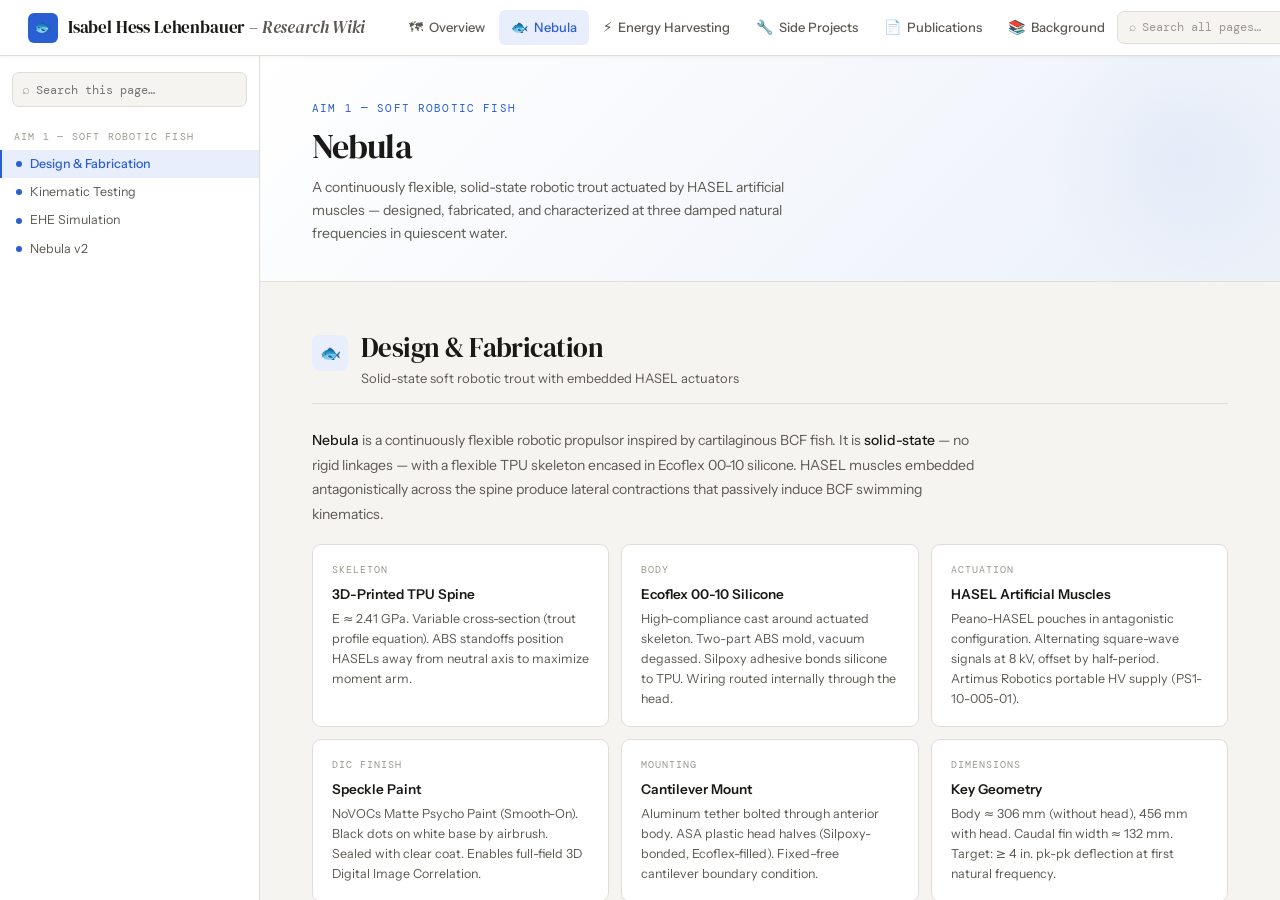
<file: nebula.html>
<!DOCTYPE html>
<html lang="en">
<head>
<meta charset="UTF-8">
<meta name="viewport" content="width=device-width, initial-scale=1.0">
<title>Nebula · Isabel Lehenbauer Research Wiki</title>
<link rel="stylesheet" href="shared.css">
</head>
<body>

<header class="site-header">
  <a href="index.html" class="logo">
    <div class="logo-icon">🐟</div>
    <div class="logo-text">Isabel Hess Lehenbauer &ndash; <span>Research Wiki</span></div>
  </a>
  <nav class="top-nav">
    <a href="index.html"                ><span class="nav-icon">🗺</span> Overview</a>
    <a href="nebula.html"        class="active"><span class="nav-icon">🐟</span> Nebula</a>
    <a href="energy.html"               ><span class="nav-icon">⚡</span> Energy Harvesting</a>
    <a href="side-projects.html"        ><span class="nav-icon">🔧</span> Side Projects</a>
    <a href="publications.html"         ><span class="nav-icon">📄</span> Publications</a>
    <a href="background.html"           ><span class="nav-icon">📚</span> Background</a>
  </nav>
  <div class="header-right">
    <div class="global-search"><span>⌕</span><input type="text" id="globalSearch" placeholder="Search all pages…" autocomplete="off"></div>
    <div class="header-meta">Aim 1</div>
  </div>
</header>

<aside class="sidebar">
  <div style="padding:0 12px 10px">
    <div style="display:flex;align-items:center;gap:6px;padding:6px 9px;background:var(--bg);border:1px solid var(--border);border-radius:7px">
      <span style="color:var(--text-faint);font-size:13px">⌕</span>
      <input type="text" id="sidebarSearch" placeholder="Search this page…" autocomplete="off"
        style="border:none;background:transparent;outline:none;color:var(--text);font-family:var(--font-mono);font-size:12px;width:100%">
    </div>
  </div>
  <div class="no-results" id="sidebarNoResults">No matches</div>

  <div class="nav-label">Aim 1 — Soft Robotic Fish</div>
  <a href="#nebula-design"  class="active" data-terms="nebula design fabrication tpu silicone hasel skeleton mold ecoflex speckle paint cantilever fish jr prototype"><span class="nav-dot" style="background:var(--accent)"></span>Design &amp; Fabrication</a>
  <a href="#nebula-testing" data-terms="nebula kinematic testing dic ldv laser doppler vibrometry quiescent water modal mac traveling index mode shape cupping caudal"><span class="nav-dot" style="background:var(--accent)"></span>Kinematic Testing</a>
  <a href="#nebula-model"   data-terms="ehe electro hydro elastic model simulation galerkin euler bernoulli fluid structure lighthill aureli nonlinear damping basis functions"><span class="nav-dot" style="background:var(--accent)"></span>EHE Simulation</a>
  <a href="#nebula-v2"      data-terms="nebula v2 robosoft 2025 strain gauge load cell dspace thrust phase offset distributed muscles lausanne soto mode 2 resonance"><span class="nav-dot" style="background:var(--accent)"></span>Nebula v2</a>
</aside>

<main>
  <div class="page-hero" style="background:linear-gradient(135deg, var(--surface) 0%, #ebf0f9 100%)">
    <div class="page-hero-tag" style="color:var(--accent)">Aim 1 — Soft Robotic Fish</div>
    <h1>Nebula</h1>
    <p>A continuously flexible, solid-state robotic trout actuated by HASEL artificial muscles — designed, fabricated, and characterized at three damped natural frequencies in quiescent water.</p>
  </div>

  <div class="content">

  <!-- DESIGN -->
  <section class="wiki-section" id="nebula-design">
    <div class="section-header"><div class="section-icon icon-blue">🐟</div><div><div class="section-title">Design &amp; Fabrication</div><div class="section-subtitle">Solid-state soft robotic trout with embedded HASEL actuators</div></div></div>
    <div class="section-divider"></div>
    <div class="prose"><strong>Nebula</strong> is a continuously flexible robotic propulsor inspired by cartilaginous BCF fish. It is <strong>solid-state</strong> — no rigid linkages — with a flexible TPU skeleton encased in Ecoflex 00-10 silicone. HASEL muscles embedded antagonistically across the spine produce lateral contractions that passively induce BCF swimming kinematics.</div>
    <div class="cards">
      <div class="card"><div class="card-tag">Skeleton</div><h3>3D-Printed TPU Spine</h3><p>E ≈ 2.41 GPa. Variable cross-section (trout profile equation). ABS standoffs position HASELs away from neutral axis to maximize moment arm.</p></div>
      <div class="card"><div class="card-tag">Body</div><h3>Ecoflex 00-10 Silicone</h3><p>High-compliance cast around actuated skeleton. Two-part ABS mold, vacuum degassed. Silpoxy adhesive bonds silicone to TPU. Wiring routed internally through the head.</p></div>
      <div class="card"><div class="card-tag">Actuation</div><h3>HASEL Artificial Muscles</h3><p>Peano-HASEL pouches in antagonistic configuration. Alternating square-wave signals at 8 kV, offset by half-period. Artimus Robotics portable HV supply (PS1-10-005-01).</p></div>
      <div class="card"><div class="card-tag">DIC Finish</div><h3>Speckle Paint</h3><p>NoVOCs Matte Psycho Paint (Smooth-On). Black dots on white base by airbrush. Sealed with clear coat. Enables full-field 3D Digital Image Correlation.</p></div>
      <div class="card"><div class="card-tag">Mounting</div><h3>Cantilever Mount</h3><p>Aluminum tether bolted through anterior body. ASA plastic head halves (Silpoxy-bonded, Ecoflex-filled). Fixed–free cantilever boundary condition.</p></div>
      <div class="card"><div class="card-tag">Dimensions</div><h3>Key Geometry</h3><p>Body ≈ 306 mm (without head), 456 mm with head. Caudal fin width ≈ 132 mm. Target: ≥ 4 in. pk-pk deflection at first natural frequency.</p></div>
    </div>
    <div class="callout callout-amber"><strong>Design Rationale — Anterior Actuation:</strong> EMG studies show that at cruising speeds fish use mainly anterior muscles while the posterior body passively carries the traveling wave. Nebula places two HASEL actuators anteriorly with a passive tail.</div>
    <div class="info-box">
      <div class="info-box-header"><h4>Fabrication Timeline</h4></div>
      <div class="timeline" style="margin-bottom:0">
        <div class="timeline-item complete"><div class="tl-date">Jul 2022</div><div class="tl-title">Fish Jr. prototype</div><div class="tl-body">Smaller test of silicone casting methods. LDV showed minimal deformation — body too thick. Prompted slimming Nebula.</div></div>
        <div class="timeline-item complete"><div class="tl-date">Oct 2022</div><div class="tl-title">Nebula fabrication complete</div><div class="tl-body">Pre-cast LDV tests (Aug), post-cast air tests (Oct).</div></div>
        <div class="timeline-item complete"><div class="tl-date">Nov 2022 – Feb 2023</div><div class="tl-title">Aquarium testing</div><div class="tl-body">Modal, LDV, and DIC experiments in quiescent water.</div></div>
      </div>
    </div>
  </section>

  <!-- TESTING -->
  <section class="wiki-section" id="nebula-testing">
    <div class="section-header"><div class="section-icon icon-blue">📡</div><div><div class="section-title">Kinematic Testing</div><div class="section-subtitle">DIC + LDV characterization in quiescent water at three natural frequencies</div></div></div>
    <div class="section-divider"></div>
    <div class="prose">Characterized at three damped natural frequencies in an aquarium. A <strong>Laser Doppler Vibrometer (LDV)</strong> measured single-point out-of-plane velocity/displacement at the caudal fin tip. <strong>3D Digital Image Correlation (DIC)</strong> gave full-field surface deformation. The two systems were in agreement, cross-validating both measurements.</div>
    <div class="stats-row">
      <div class="stat-box"><div class="stat-val" style="color:var(--accent)">1.12 Hz</div><div class="stat-label">Mode 1 natural frequency</div></div>
      <div class="stat-box"><div class="stat-val" style="color:var(--accent)">3.5 Hz</div><div class="stat-label">Mode 2 natural frequency</div></div>
      <div class="stat-box"><div class="stat-val" style="color:var(--accent)">11 Hz</div><div class="stat-label">Mode 3 natural frequency</div></div>
      <div class="stat-box"><div class="stat-val" style="color:var(--green)">74 mm/s</div><div class="stat-label">Peak tip velocity (Mode 1)</div></div>
      <div class="stat-box"><div class="stat-val" style="color:var(--green)">9.6 mm</div><div class="stat-label">Tip displacement (Mode 1)</div></div>
    </div>
    <h4 style="font-size:11px;text-transform:uppercase;letter-spacing:.08em;color:var(--text-muted);font-family:var(--font-mono);margin-bottom:8px;">1D Tailbeat Data</h4>
    <table class="data-table" style="margin-bottom:18px">
      <thead><tr><th>Excitation Freq (Hz)</th><th>Tip Velocity (mm/s)</th><th>Tip Displacement (mm)</th><th>ω·w (mm/s)</th><th>Traveling Index Ti</th></tr></thead>
      <tbody>
        <tr><td class="val-highlight">1.12</td><td>74, 70</td><td>9.6, 9.4</td><td>67.5</td><td>Ti₁ = 0.065</td></tr>
        <tr><td class="val-highlight">3.5</td><td>51, 54</td><td>1.36, 1.40</td><td>31</td><td>Ti₂ = 0.28</td></tr>
        <tr><td class="val-highlight">11</td><td>47</td><td>0.65</td><td>45</td><td>Ti₃ = 0.14</td></tr>
      </tbody>
    </table>
    <div class="callout callout-blue"><strong>Key insight — velocity vs. displacement:</strong> Despite a ~15× drop in displacement from Mode 1 to Mode 3, tail-beat velocity only roughly halves because ẇ = ωw. Higher modes maintain good propulsive velocity with significantly less drag-inducing body deviation from streamline shape.</div>
    <div class="grid2">
      <div class="info-box">
        <div class="info-box-header"><h4>MAC Matrix — Sim vs. Experiment</h4></div>
        <table class="data-table">
          <thead><tr><th></th><th>Exp Mode 1</th><th>Exp Mode 2</th><th>Exp Mode 3</th></tr></thead>
          <tbody>
            <tr><td>Sim Mode 1</td><td class="val-highlight">0.989</td><td>0.098</td><td>0.077</td></tr>
            <tr><td>Sim Mode 2</td><td>0.086</td><td class="val-highlight">0.755</td><td>0.152</td></tr>
            <tr><td>Sim Mode 3</td><td>0.186</td><td>0.027</td><td class="val-highlight">0.559</td></tr>
          </tbody>
        </table>
        <div class="footnote">High diagonal = strong agreement. Mode 1 near-perfect (MAC &gt; 0.90); Mode 3 weaker.</div>
      </div>
      <div class="info-box">
        <div class="info-box-header"><h4>Measurement Methods</h4></div>
        <div class="annotation-row"><span class="ann-symbol">LDV</span><span class="ann-name">Laser Doppler Vibrometer — Doppler-based out-of-plane velocity at caudal tip</span></div>
        <div class="annotation-row"><span class="ann-symbol">DIC</span><span class="ann-name">3D Digital Image Correlation — full-field surface deformation from speckle images</span></div>
        <div class="annotation-row"><span class="ann-symbol">Ti</span><span class="ann-name">Traveling Index (Complex Orthogonal Decomp.) — 0 = standing, 1 = traveling wave</span></div>
        <div class="annotation-row"><span class="ann-symbol">MAC</span><span class="ann-name">Modal Assurance Criterion — correlation between sim and experimental mode shapes</span></div>
      </div>
    </div>
    <div class="callout callout-green"><strong>3D finding — caudal cupping:</strong> Full-field DIC revealed passive cupping of the caudal fin about the rostro-caudal axis, increasing with excitation frequency. Negligible at Mode 1, prominent at Mode 3. Cupping may alter hydrodynamic length, stiffness, and trailing-edge vortex shedding.</div>
  </section>

  <!-- EHE MODEL -->
  <section class="wiki-section" id="nebula-model">
    <div class="section-header"><div class="section-icon icon-blue">📐</div><div><div class="section-title">Electro-Hydro-Elastic (EHE) Simulation</div><div class="section-subtitle">Nonlinear beam model of the submerged soft robotic propulsor</div></div></div>
    <div class="section-divider"></div>
    <div class="prose">The EHE model treats Nebula's body as a <strong>nonlinear Euler-Bernoulli beam</strong>. Fluid coupling uses Lighthill's elongated body theory (quiescent) or linearized potential flow (uniform flow). Actuator forcing uses a linearized HASEL constitutive relation (Kellaris 2019). The Galerkin method with N = 20 basis functions gives the frequency response.</div>
    <div class="cards">
      <div class="card"><div class="card-tag">Structural</div><h3>Nonlinear Euler-Bernoulli Beam</h3><p>Variable cross-section piecewise EI(x), m(x) tuned to fabrication drawing. Skeleton + silicone + HASEL contributions. ABS standoffs added. Fluid added mass C_a = 0.5.</p></div>
      <div class="card"><div class="card-tag">Fluid — Quiescent</div><h3>Aureli Nonlinear Damping</h3><p>Nonlinear fluid damping from vortex shedding. Lighthill slender-body theory for added mass. Linearized about harmonic motion; root-finding for the nonlinear eigenvalue.</p></div>
      <div class="card"><div class="card-tag">Fluid — Uniform Flow</div><h3>Linearized Potential Flow</h3><p>Validated against LDV/DIC data from a piezo-actuated aluminum propulsor in the water tunnel. Good agreement at low reduced frequencies.</p></div>
      <div class="card"><div class="card-tag">Actuator</div><h3>Linearized HASEL Model</h3><p>Voltage → force → beam deflection. Silicone mass and stiffness added directly to substrate matrices. Piecewise functions along body length for both actuator and body geometry.</p></div>
    </div>
    <h4 style="font-size:11px;text-transform:uppercase;letter-spacing:.08em;color:var(--text-muted);font-family:var(--font-mono);margin-bottom:8px;">Model Corrections to Match Experimental Data</h4>
    <div class="info-box" style="margin-bottom:0">
      <div class="annotation-row"><span class="ann-symbol">1</span><span class="ann-name">Silicone width/thickness via piecewise functions (not trout equation alone)</span></div>
      <div class="annotation-row"><span class="ann-symbol">2</span><span class="ann-name">Skeleton mass reduced at punched holes (modified density function)</span></div>
      <div class="annotation-row"><span class="ann-symbol">3</span><span class="ann-name">ABS standoff mass + stiffness added to skeleton</span></div>
      <div class="annotation-row"><span class="ann-symbol">4</span><span class="ann-name">Silicone mass multiplier 0.75; stiffness multiplier 1.3</span></div>
      <div class="annotation-row"><span class="ann-symbol">5</span><span class="ann-name">Fluid added mass coefficient reduced to C_a = 0.5</span></div>
      <div class="annotation-row"><span class="ann-symbol">6</span><span class="ann-name">Basis function count increased to 20 for convergence</span></div>
    </div>
  </section>

  <!-- NEBULA V2 -->
  <section class="wiki-section" id="nebula-v2">
    <div class="section-header"><div class="section-icon icon-blue">🔧</div><div><div class="section-title">Nebula v2</div><div class="section-subtitle">Redesigned robot — presented at RoboSoft 2025, Lausanne</div></div></div>
    <div class="section-divider"></div>
    <div class="prose">After a broken HASEL in Nebula v1 (Dec 2023) halted water tunnel testing, Nebula v2 was designed with three independently controllable muscle sets, embedded strain gauges, and a 6-axis load cell. Results at <strong>RoboSoft 2025</strong> (Lausanne, Apr 2025) demonstrated a <strong>44% thrust increase</strong> via sequential phase offset actuation at Mode 2.</div>
    <div class="callout callout-blue"><strong>RoboSoft 2025 paper:</strong> K. Soto, I. Hess, B. Schrader, S. He, and P. Musgrave, "Improving Swimming Performance in Soft Robotic Fish with Distributed Muscles and Embedded Kinematic Sensing," <em>IEEE RoboSoft 2025</em>, Lausanne. <a href="https://doi.org/10.1109/RoboSoft63089.2025.11020876" class="doi">doi:10.1109/RoboSoft63089.2025.11020876</a></div>
    <div class="stats-row">
      <div class="stat-box"><div class="stat-val" style="color:var(--green)">7.9 mN</div><div class="stat-label">Max thrust — Mode 1 (2 Hz), all in phase</div></div>
      <div class="stat-box"><div class="stat-val" style="color:var(--green)">5.0 mN</div><div class="stat-label">Thrust — Mode 2 (8 Hz), synchronized</div></div>
      <div class="stat-box"><div class="stat-val" style="color:var(--accent)">7.2 mN</div><div class="stat-label">Thrust — Mode 2 with phase offset</div></div>
      <div class="stat-box"><div class="stat-val" style="color:var(--accent)">+44%</div><div class="stat-label">Thrust improvement with phase offset</div></div>
      <div class="stat-box"><div class="stat-val" style="color:var(--teal)">4×</div><div class="stat-label">Traveling wave content increase</div></div>
    </div>
    <div class="cards">
      <div class="card"><div class="card-tag">Key Upgrade</div><h3>3 Distributed Muscle Sets</h3><p>Three axially-distributed HASEL sets (vs. one pair in v1). Sequential phase offset increases traveling wave content and thrust at Mode 2.</p></div>
      <div class="card"><div class="card-tag">Sensing</div><h3>Embedded Strain Gauges</h3><p>Gauges along the TPU spine, 10 channels. Strain-to-displacement via spline interpolation between sensor locations. Verified fixed broken gauge before experiments.</p></div>
      <div class="card"><div class="card-tag">DAQ</div><h3>dSpace + Artimus ARDI</h3><p>All signals through dSpace. Artimus 8-channel ARDI power supply. Python phase-offset code for 6 channels. BNC-to-pigtail for strain gauges.</p></div>
      <div class="card"><div class="card-tag">Key Finding</div><h3>Mode 2 Advantages</h3><p>Mode 2 (8 Hz) generates nearly as much thrust as Mode 1 (2 Hz) with only ~25% tail displacement — advantageous for confined environments requiring a small kinematic envelope.</p></div>
    </div>
    <div class="callout callout-amber"><strong>Note on dry testing:</strong> TPU-only dry testing is not fully representative — the number of ground wires changed between tests and wires are slightly off the neutral axis, affecting mass distribution.</div>
  </section>

  <div style="height:40px"></div>
  </div><!-- /content -->
</main>

<script src="shared.js"></script>
</body>
</html>
</file>
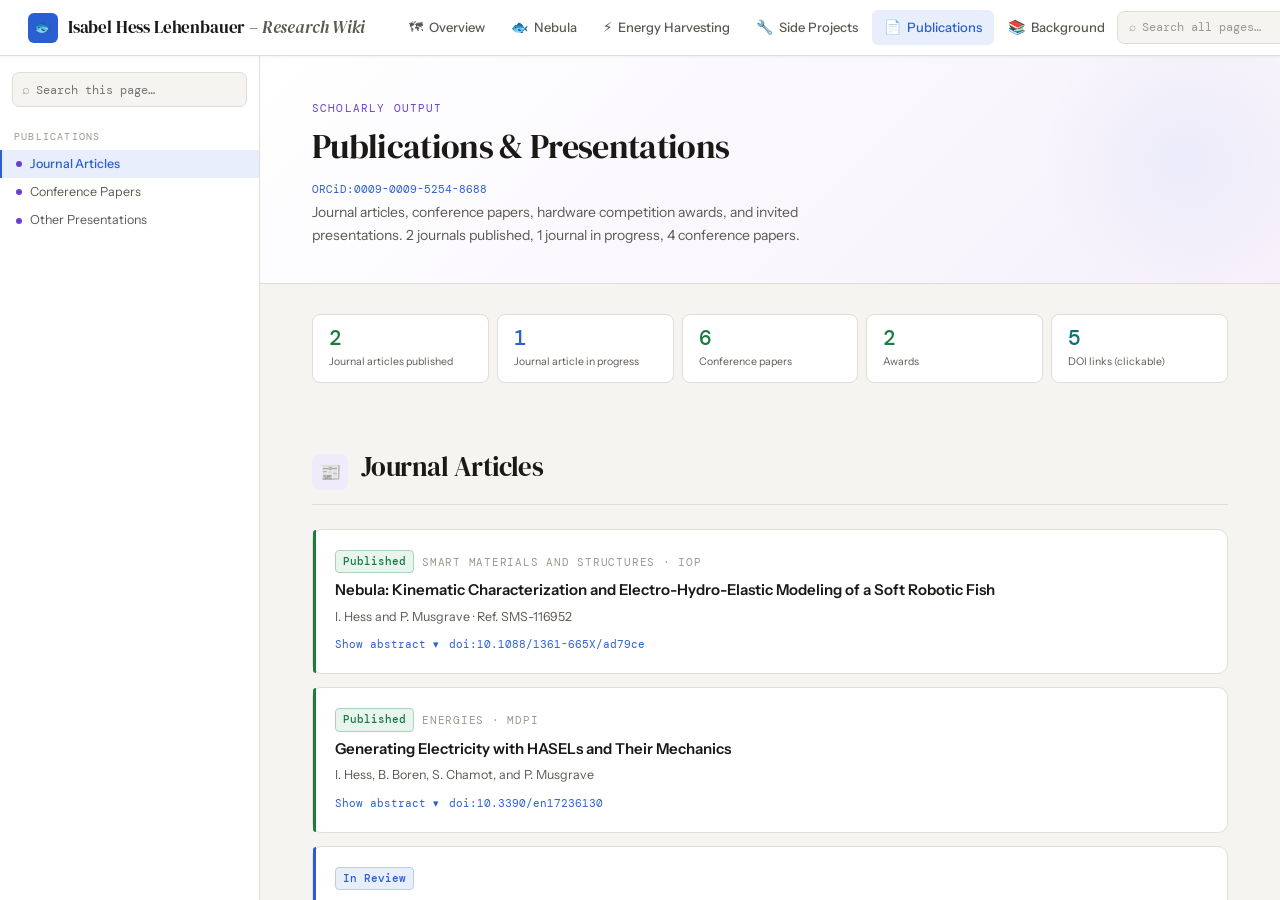
<file: publications.html>
<!DOCTYPE html>
<html lang="en">
<head>
<meta charset="UTF-8">
<meta name="viewport" content="width=device-width, initial-scale=1.0">
<title>Publications · Isabel Lehenbauer Research Wiki</title>
<link rel="stylesheet" href="shared.css">
<style>
.pub-entry {
  background: var(--surface);
  border: 1px solid var(--border);
  border-radius: 10px;
  padding: 20px 22px;
  margin-bottom: 13px;
  transition: border-color 0.15s, box-shadow 0.12s;
  position: relative;
}
.pub-entry:hover { border-color: var(--border-light); box-shadow: 0 2px 10px rgba(0,0,0,0.06); }
.pub-stripe { position:absolute; top:0; left:0; width:3px; height:100%; border-radius:10px 0 0 10px; }
.pub-meta { display:flex; align-items:center; gap:8px; flex-wrap:wrap; margin-bottom:7px; }
.pub-venue { font-family:var(--font-mono); font-size:11px; color:var(--text-faint); text-transform:uppercase; letter-spacing:.07em; }
.pub-title { font-size:15px; font-weight:600; color:var(--text); margin-bottom:6px; line-height:1.35; }
.pub-authors { font-size:12.5px; color:var(--text-muted); margin-bottom:8px; }
.pub-abstract { font-size:12.5px; color:var(--text-muted); line-height:1.6; margin-bottom:10px; display:none; }
.pub-abstract.open { display:block; }
.pub-footer { display:flex; align-items:center; gap:10px; flex-wrap:wrap; }
.toggle-abstract { font-family:var(--font-mono); font-size:11px; color:var(--accent); background:none; border:none; cursor:pointer; padding:0; }
.toggle-abstract:hover { text-decoration:underline; }
</style>
</head>
<body>

<header class="site-header">
  <a href="index.html" class="logo">
    <div class="logo-icon">🐟</div>
    <div class="logo-text">Isabel Hess Lehenbauer &ndash; <span>Research Wiki</span></div>
  </a>
  <nav class="top-nav">
    <a href="index.html"                    ><span class="nav-icon">🗺</span> Overview</a>
    <a href="nebula.html"                   ><span class="nav-icon">🐟</span> Nebula</a>
    <a href="energy.html"                   ><span class="nav-icon">⚡</span> Energy Harvesting</a>
    <a href="side-projects.html"            ><span class="nav-icon">🔧</span> Side Projects</a>
    <a href="publications.html" class="active"><span class="nav-icon">📄</span> Publications</a>
    <a href="background.html"              ><span class="nav-icon">📚</span> Background</a>
  </nav>
  <div class="header-right">
    <div class="global-search"><span>⌕</span><input type="text" id="globalSearch" placeholder="Search all pages…" autocomplete="off"></div>
    <div class="header-meta">Publications</div>
  </div>
</header>

<aside class="sidebar">
  <div style="padding:0 12px 10px">
    <div style="display:flex;align-items:center;gap:6px;padding:6px 9px;background:var(--bg);border:1px solid var(--border);border-radius:7px">
      <span style="color:var(--text-faint);font-size:13px">⌕</span>
      <input type="text" id="sidebarSearch" placeholder="Search this page…" autocomplete="off"
        style="border:none;background:transparent;outline:none;color:var(--text);font-family:var(--font-mono);font-size:12px;width:100%">
    </div>
  </div>
  <div class="no-results" id="sidebarNoResults">No matches</div>

  <div class="nav-label">Publications</div>
  <a href="#pubs-journal" class="active" data-terms="journal papers smart materials energies mdpi hasel nebula ehe doi published in progress"><span class="nav-dot" style="background:var(--purple)"></span>Journal Articles</a>
  <a href="#pubs-conference"              data-terms="conference smasis robosoft 2022 2023 2024 2025 hardware competition award lausanne distributed muscles doi asme ieee"><span class="nav-dot" style="background:var(--purple)"></span>Conference Papers</a>
  <a href="#pubs-other"                   data-terms="nrel megsrp senate robotics ai day workshop appointment outreach"><span class="nav-dot" style="background:var(--purple)"></span>Other Presentations</a>
</aside>

<main>
  <div class="page-hero" style="background:linear-gradient(135deg, var(--surface) 0%, #f5f0fb 100%)">
    <div class="page-hero-tag" style="color:var(--purple)">Scholarly Output</div>
    <h1>Publications &amp; Presentations</h1>
    <a href="https://orcid.org/0009-0009-5254-8688" class="orcid" target="_blank">ORCiD:0009-0009-5254-8688</a>
    <p>Journal articles, conference papers, hardware competition awards, and invited presentations. 2 journals published, 1 journal in progress, 4 conference papers.</p>
  </div>

  <div class="content">

  <!-- STATS ROW -->
  <div class="stats-row" style="margin-top:30px">
    <div class="stat-box"><div class="stat-val" style="color:var(--green)">2</div><div class="stat-label">Journal articles published</div></div>
    <div class="stat-box"><div class="stat-val" style="color:var(--accent)">1</div><div class="stat-label">Journal article in progress</div></div>
    <div class="stat-box"><div class="stat-val" style="color:var(--green)">6</div><div class="stat-label">Conference papers</div></div>
    <div class="stat-box"><div class="stat-val" style="color:var(--green)">2</div><div class="stat-label">Awards</div></div>
    <div class="stat-box"><div class="stat-val" style="color:var(--teal)">5</div><div class="stat-label">DOI links (clickable)</div></div>
  </div>

  <!-- JOURNAL ARTICLES -->
  <section class="wiki-section" id="pubs-journal">
    <div class="section-header"><div class="section-icon icon-purple">📰</div><div><div class="section-title">Journal Articles</div></div></div>
    <div class="section-divider"></div>

    <!-- SMS Journal -->
    <div class="pub-entry">
      <div class="pub-stripe" style="background:var(--green)"></div>
      <div class="pub-meta">
        <span class="pill pill-done">Published</span>
        <span class="pub-venue">Smart Materials and Structures · IOP</span>
      </div>
      <div class="pub-title">Nebula: Kinematic Characterization and Electro-Hydro-Elastic Modeling of a Soft Robotic Fish</div>
      <div class="pub-authors">I. Hess and P. Musgrave · Ref. SMS-116952</div>
      <div class="pub-abstract" id="abs-sms">
        Autonomous underwater vehicles (AUVs) with greater maneuverability, efficiency, and resiliency are needed to meet the challenges of exploring and monitoring the underwater world, so we look to underwater creatures to uncover what makes them such excellent swimmers. Bio- inspired, soft robots can combine the performance of biological swimming with the robustness of soft construction, where the ideal robot has a jointless, flexible body with embedded muscles just like real fish. In this paper, we present a continuously deformable robotic trout with embedded electro-hydraulic HASEL artificial muscles, experimentally characterize its swimming kinematics, and report a reduced order numerical model which predicts the robot fish's natural frequencies and mode shapes. We characterized the robot's 3D full body swimming kinematics while submerged in water with digital image correlation. The soft robot undergoes whole body bending in response to internal muscle actuation and yields kinematics comparable to biological trout. Tail beat velocity was measured at the first three observed natural frequencies with a maximum of 69 mm/s corresponding to a caudal fin trailing edge displacement of ±10 mm. We derive a beam-based fluid structure interaction (FSI) model which predicts swimming kinematics in response to embedded muscle forces and includes the effects of nonlinear vortex and convective forces on the robot's body. The nonlinear FSI model predicted the first three damped natural frequencies within 5% error and mode shapes which correlated with the experimental data. This paper contributes the design, fabrication, and characterization of a solid-state robotic trout featuring whole-body flexibility and embedded actuation through numerical modeling and experimental analysis.
      </div>
      <div class="pub-footer">
        <button class="toggle-abstract" onclick="toggleAbstract('abs-sms', this)">Show abstract ▾</button>
        <a href="https://doi.org/10.1088/1361-665X/ad79ce" class="doi" target="_blank">doi:10.1088/1361-665X/ad79ce</a>
      </div>
    </div>

    <!-- Energies Journal -->
    <div class="pub-entry">
      <div class="pub-stripe" style="background:var(--green)"></div>
      <div class="pub-meta">
        <span class="pill pill-done">Published</span>
        <span class="pub-venue">Energies · MDPI</span>
      </div>
      <div class="pub-title">Generating Electricity with HASELs and Their Mechanics</div>
      <div class="pub-authors">I. Hess, B. Boren, S. Chamot, and P. Musgrave</div>
      <div class="pub-abstract" id="abs-energies">
        This study identifies hydraulically amplified self-healing electrostatic (HASEL) transducers as electricity generators, contrary to their conventional role as actuators. HASELs are soft, variable-capacitance transducers inspired by biological muscles which were developed to mimic the flexibility and functionality of natural muscle tissues. This research characterizes HASELs as generators by reversing their energy conversion mechanism—generating electricity through mechanical deformation. The study assesses the practical laboratory performance of HASELs by analytic modeling and experimental evaluation. Outcomes of the study include the following: (i) up to 2.5 mJ per cycle per 50 mm wide HASEL pouch of positive net energy generation in experimental testing—corresponding to an energy density of 2.0 mJ/cm^3; (ii) a maximum theoretical energy density of 4.2 mJ/cm^3; (iii) the electromechanical characteristics governing efficient conversion; and (iv) design considerations to enhance HASEL generator performance in future applications. This study broadens HASEL's applicability and utility as a multi-functional transducer for renewable energy and general adaptive electricity generation.
      </div>
      <div class="pub-footer">
        <button class="toggle-abstract" onclick="toggleAbstract('abs-energies', this)">Show abstract ▾</button>
        <a href="https://doi.org/10.3390/en17236130" class="doi" target="_blank">doi:10.3390/en17236130</a>
      </div>
    </div>

    <!-- In Progress -->
    <div class="pub-entry">
      <div class="pub-stripe" style="background:var(--accent)"></div>
      <div class="pub-meta">
        <span class="pill pill-active">In Review</span>
        <span class="pub-venue"></span>
      </div>
      <div class="pub-title">Multifunctional Soft Robotic Fish Using Artificial Muscles for Energy Recovery</div>
      <div class="pub-authors">I. Lehenbauer, B. Boren, S. Chamot, and P. Musgrave</div>
      <div class="pub-abstract" id="abs-paper2">
        Bio-inspired, autonomous underwater vehicles (AUVs) are promising to achieve the agile and efficient locomotion of animals, but like all AUVs their endurance is limited by onboard energy storage. This study demonstrates electrical energy regeneration on a bio-inspired robotic fish using its existing artificial muscles to harvest energy from the environment, providing a path towards energy autonomy with minimal added size and weight. Using a robotic fish with hydraulically amplified, self-healing electrostatic (HASEL) artificial muscles and variable capacitance energy harvesting, we establish the role of frequency, strain, and phase on energy harvesting performance. Through cyclic axial testing of individual muscles, we demonstrate a linear increase in output power with increasing input frequency where the HASELs generated a peak power of 3.2 mW/cm^3 at 2 Hz. Further increases in frequency led to a reduction in generated power due to lower strain on the HASEL muscle and thus a decrease in capacitance change. We then experimentally demonstrate energy generation on a robotic fish-like prototype using HASEL muscles, and we visually capture the HASEL's change in capacitance during dynamic bending. Finally, we fully establish the role of frequency, strain, and phase on energy generation using a numerical kinematic model of a soft robotic fish with HASEL muscles. We show that maximum energy harvesting occurs (1) at the natural frequencies of the robotic fish, (2) when the HASEL muscles are spatially located at regions of maximum dynamic curvature, and (3) when the phase of the HASEL priming voltage is π/2 with respect to the stroke of the muscle, maximizing the capacitance change. By establishing the role of frequency, strain, and phase during HASEL energy harvesting, this study provides a framework for energy regeneration on robotic swimmers and flexible ocean wave energy converters with distributed energy converters.
      </div>
      <div class="pub-footer">
        <button class="toggle-abstract" onclick="toggleAbstract('abs-paper2', this)">Show abstract ▾</button>
        <span style="color:var(--text-faint);font-size:11px;font-family:var(--font-mono)">Submitted February 2026</span>
      </div>
    </div>

  </section>

  <!-- CONFERENCE PAPERS -->
  <section class="wiki-section" id="pubs-conference">
    <div class="section-header"><div class="section-icon icon-purple">🏛</div><div><div class="section-title">Conference Papers and Presentations</div></div></div>
    <div class="section-divider"></div>

    <!-- SMASIS 2022 -->
    <div class="pub-entry">
      <div class="pub-stripe" style="background:var(--green)"></div>
      <div class="pub-meta">
        <span class="pill pill-done">Published</span>
        <span class="pub-venue">ASME SMASIS 2022 · Dearborn, Michigan · Sept 12–14 2024</span>
        <span class="pill" style="background:#fff8e8;color:#8a5000;border:1px solid #e0c070">🏆 Best Paper in the <em>Bioinspired Smart Materials and Systems</em> Symposium</span>
      </div>
      <div class="pub-title">The Role of Compliance in Generating Traveling Waves on a Bio-Inspired Flexible Propulsor</div>
      <div class="pub-authors">I. Hess and P. Musgrave</div>
      <div class="pub-abstract" id="abs-smasis22">
        Body and caudal ﬁn ﬁsh, like tuna and eels, are classiﬁed on a scale of kinematic modes from thuuniform to anguilliform. What differentiates the thuuniform and anguilliform motion is the relative dominance of standing and traveling waves in their body's deformation. The anguilliform swimming mode, where a traveling wave is propagated along the body length, is desirable for certain applications of bio-inspired underwater vehicles because of its low-speed efﬁciency and high maneuverability. In nature, anguilliform swimmers are more ﬂexible and slender than thuuniform ﬁshes. The aim of this paper is to study the relationship between body ﬂexibility, ﬂuid damping, and induced swimming kinematics in a bio-inspired propulsor. A nonlinear electro-hydro-elastic model was derived and a parametric study was conducted over different body stiffness. To ﬁnd the relative strength of standing and traveling waves in the body deformation the steady-state response was analyzed using orthogonal decomposition. Traveling wave quality was dependent on excitation frequency and the presence of nonlinear ﬂuid damping. A peak in traveling wave quality was induced at the natural frequencies due to signiﬁcant nonlinear ﬂuid loading. At the ﬁrst couple natural frequencies, ﬂexible beams had greater overall traveling wave quality, but stiffer beams exhibited a stronger nonlinear response. While future work is needed to examine the high frequency response of ﬂexible structures, the frequency band which maximizes traveling wave quality may identify an optimal regime for passively ﬂexible bio-inspired propulsors.
      </div>
      <div class="pub-footer">
        <button class="toggle-abstract" onclick="toggleAbstract('abs-smasis22', this)">Show abstract ▾</button>
        <a href="https://doi.org/10.1115/SMASIS2022-88529" class="doi" target="_blank">doi:10.1115/SMASIS2022-88529</a>
      </div>
    </div>

    <!-- SMASIS 2023 -->
    <div class="pub-entry">
      <div class="pub-stripe" style="background:var(--green)"></div>
      <div class="pub-meta">
        <span class="pill pill-done">Published</span>
        <span class="pub-venue">ASME SMASIS 2023 · Austin, Texas · Sept 11–13 2024</span>
        <span class="pill" style="background:#fff8e8;color:#8a5000;border:1px solid #e0c070">🏆 3rd Place Hardware Competition</span>
      </div>
      <div class="pub-title">Nebula: A Flexible, Solid-State Swimming Robot Enabled by HASEL Actuators</div>
      <div class="pub-authors">I. Hess and P. Musgrave · Paper #110945</div>
      <div class="pub-abstract" id="abs-smasis23">
        After millions of years of evolution, ocean creatures have mastered the underwater environment. In human interactions with the underwater world, unmanned underwater vehicles (UUVs) are needed for applications where human divers are impractical or at great risk such as exploration of remote locations or the deep ocean. Current propeller-driven UUVs stand to gain greater efficiency and maneuverability by mimicking underwater creatures. Biological fish outperform the state-of-the-art bio-inspired UUVs, but it has been shown in hydrofoil literature that tailoring chordwise flexibility can improve swimming performance across several metrics. In this paper we aim to integrate chordwise flexibility and integrated soft actuators to demonstrate a soft robotic propulsor which better mimics the structure and capability of fish. Inspired by cartilaginous body-and-caudal-fin (BCF) fishes like sharks, we built a soft robotic fish from compliant components with embedded smart actuators. The robot's body is made of a 3D printed rubber skeleton and electro-hydraulic contracting-pouch actuators embedded in compliant silicone. The actuators used were hydraulically-amplified, self-healing electrostatic (HASEL) artificial muscles placed in an antagonistic configuration across the spine to produce lateral body contractions. We tailored the stiffness distribution of the body to passively induce BCF swimming kinematics at the caudal fin in response to actuator contractions in the main body. In this paper, the design and fabrication of the soft robot is described and its underwater structural dynamics are characterized with experimental testing in quiescent water. Full-body high speed videos of the robotic fish were taken at varying actuator input voltage and frequency to quantify its dynamic response. We show that the robot's compliant body deforms like a biological fish and is capable of tail-beat speeds up to 73 mm/s. This flexible, jointless design with embedded actuation is a step toward fieldable, lifelike bio-inspired UUVs for the future of underwater robotics.
      </div>
      <div class="pub-footer">
        <button class="toggle-abstract" onclick="toggleAbstract('abs-smasis23', this)">Show abstract ▾</button>
        <a href="https://doi.org/10.1115/SMASIS2023-110945" class="doi" target="_blank">doi:10.1115/SMASIS2023-110945</a>
      </div>
    </div>

    <!-- SMASIS 2024 -->
    <div class="pub-entry">
      <div class="pub-stripe" style="background:var(--green)"></div>
      <div class="pub-meta">
        <span class="pill pill-done">Presented</span>
        <span class="pub-venue">ASME SMASIS 2024 · Atlanta, Georgia · Sept 9–11 2024</span>
      </div>
      <div class="pub-title">Investigating HASEL Transducers for Underwater Energy Generation</div>
      <div class="pub-authors">I. Hess and P. Musgrave</div>
      <div class="pub-abstract" id="abs-smasis24">
        In our transition to renewable energy sources to meet the rising global demand, ocean wave energy is under-utilized compared to wind and solar because of the engineering challenges from the harsh ocean environment. Ocean wave energy converters (WECs) are systems which convert the mechanical energy of ocean waves into electrical energy. Traditional WECs use power take-off systems where a large load is concentrated at a single location for energy conversion such as a rotary electric generator. Concentrated loads coupled with the requirement to operate at the highest sea states means that conventional WECs are over-designed, heavy, and expensive. Replacing heavy, rigid components with flexible smart materials can reduce the size, weight, and cost of WECs while enabling distributed energy conversion along the body to eliminate concentrated loads (Collins, et. al., 2021). FlexWECs are a developing area of research where a WEC is made from networks of small transducers which create a compliant structure that converts mechanical to electrical energy (Boren, 2021). Several transducers have been proposed for flexWECs including rotary generators and dielectric elastomers, but further research is needed to identify the best transducers and system-level designs. 
        Hydraulically-amplified, self-healing electrostatic (HASELs) (Rothemund, et. al., 2021) are a new type of dielectric fluid transducer which shows promise for flexWECs. HASELs are sealed pouches of dielectric fluid in an inextensible polymer membrane with flexible electrodes painted on the outside. Their working principle is variable capacitance, whereby holding constant voltage and physically changing capacitance, HASEL's charge can be changed. The benefits of HASELs as electrostatic generators are that they leverage hydraulic amplification of force/displacement, are capable of self-healing from dielectric breakdown, and are structurally compliant and stackable. Furthermore, their self- contained pouch of fluid eliminates viscous losses which pumping dielectric fluid transducers are subject to. Despite these benefits, the energy harvesting performance of HASEL transducers is unexplored. 
        We aim to identify the energy density and conversion efficiency of HASELs through analytic modeling and experimental efforts. Through analytic modeling we found that the energy generated per cycle depends on the pouch geometry and the square of priming voltage. The maximum theoretical electrical energy generated by a single pouch with the geometry of a commercially available HASEL (Artimus Robotics, C-5015-02-01-B-ACAC-50-096) is 0.98 mJ per cycle, with an energy density of 1.36 mJ/cm^3 normalized by fluid volume. We plan to experimentally determine the energy harvesting performance of HASELs by examining the relationship between cyclic loading, voltage priming, and electric energy produced. Cyclic loading is representative of the loads experienced by a flexWEC due to ocean waves. We propose the following energy harvesting loop for contracting Peano-HASEL transducers: (1-2) Priming and capacitance increase: starting from rest, apply a priming voltage to the HASEL which causes the electrodes to zip together and capacitance to increase. (2-3) Generation: hold at constant voltage and apply a tensile force to unzip the HASEL, decreasing capaci- tance and causing charge to leave the HASEL and flow through a load. (3-4) Discharge: While under tension, discharge the HASEL to zero voltage. (4-1) Reset: Release tension force while discharged. 
        The independent variables involved are the magnitude and frequency of the applied force and the priming voltage applied across its electrodes, which influence the HASEL's instantaneous capacitance and charge. To find the relationships between these variables, we will measure the energy generated per cycle while applying cyclic loads in universal testing machine. We expect that the practical energy harvested per cycle will be less than the theoretical maximum due to charge leakage losses and because capacitance increase occurs during voltage priming. Additionally, we expect the amount of energy generated and the conversion efficiency will increase with cycle frequency, which has been shown for other dielectric fluid generators (Duranti, et. al., 2017). This work will evaluate the efficacy of HASEL transducers as electrostatic generators to lay the foundation for HASEL adoption in flexWECs. Further research could investigate other energy harvesting processes, such as a constant-charge process, and evaluate system-level performance of HASELs in a particular arrangement within a flexWEC.
      </div>
      <div class="pub-footer">
        <button class="toggle-abstract" onclick="toggleAbstract('abs-smasis24', this)">Show abstract ▾</button>
      </div>
    </div>

    <!-- RoboSoft 2025 -->
    <div class="pub-entry">
      <div class="pub-stripe" style="background:var(--green)"></div>
      <div class="pub-meta">
        <span class="pill pill-done">Published</span>
        <span class="pub-venue">IEEE RoboSoft 2025 · Lausanne, Switzerland · Apr 23–26 2025</span>
      </div>
      <div class="pub-title">Improving Swimming Performance in Soft Robotic Fish with Distributed Muscles and Embedded Kinematic Sensing</div>
      <div class="pub-authors">K. Soto, I. Hess, B. Schrader, S. He, and P. Musgrave</div>
      <div class="pub-abstract" id="abs-robosoft">
        Bio-inspired underwater vehicles could yield improved efficiency, maneuverability, and environmental compatibility over conventional propeller-driven underwater vehicles. However, to realize underwater vehicles that harness the swimming performance of biology, there is a need for soft robotic swimmers with both distributed muscles and kinematic feedback. This study presents the design and swimming performance of a soft robotic fish with independently controllable muscles and embedded kinematic sensing distributed along the body. The soft swimming robot consists of an interior flexible spine, three axially distributed sets of HASEL artificial muscles, embedded strain gauges, a streamlined silicone body, and off-board electronics. In a fixed configuration, the soft robot generates a maximum thrust of 7.9 mN when excited near its first resonant frequency (2 Hz) with synchronized antagonistic actuation of all muscles. When excited near its second resonant frequency (8 Hz), synchronized muscle actuation generates 5.0 mN of thrust. By introducing a sequential phase offset into the muscle actuation, the thrust at the second resonant frequency increases to 7.2 mN, a 44% increase from simple antagonistic activation. The sequential muscle activation improves the thrust by increasing 1) the tail-beat velocity and 2) traveling wave content in the swimming kinematics by four times. Further, the second resonant frequency (8 Hz) generates nearly as much thrust as the first resonance (2 Hz) while requiring only ≈ 25% of the tail displacement, indicating that higher resonant frequencies have benefits for swimming in confined environments where a smaller kinematic envelope is necessary. These results demonstrate the performance benefits of independently controllable muscles and distributed kinematic sensing, and this type of soft robotic swimmer provides a platform to address the open challenge of sensorimotor control.
      </div>
      <div class="pub-footer">
        <button class="toggle-abstract" onclick="toggleAbstract('abs-robosoft', this)">Show abstract ▾</button>
        <a href="https://doi.org/10.1109/RoboSoft63089.2025.11020876" class="doi" target="_blank">doi:10.1109/RoboSoft63089.2025.11020876</a>
      </div>
    </div>

    <!-- SMASIS 2025 -->
    <div class="pub-entry">
      <div class="pub-stripe" style="background:var(--green)"></div>
      <div class="pub-meta">
        <span class="pill pill-done">Presented</span>
        <span class="pub-venue">ASME SMASIS 2025 · St. Louis, Missouri · Sept 8–10 2025</span>
      </div>
      <div class="pub-title">Energy Harvesting with HASEL Transducers in a Robotic Trout</div>
      <div class="pub-authors">I. Hess, P. Musgrave, and collaborators</div>
      <div class="pub-abstract" id="abs-smasis25">
        Bio-inspired robots aspire to the adaptable and multi-functional systems seen in nature. Biological fish are effective swimmers who can also use their bodies to absorb energy from oncoming flow to reduce their energy expenditure. A robotic platform which can generate electricity is useful for long-term missions where harvested energy can be stored for later propulsion, or reduces the energy storage requirements for onboard sensors and communication equipment. Inspired by this ability to absorb kinetic energy from their surroundings, we investigate electricity generation onboard a robotic fish using hydraulically amplified, self-healing electrostatic (HASEL) transducers as multi-functional artificial muscles and electrostatic generators. HASELs are soft variable capacitors with similar power density to biological muscle and have been shown to generate up to 2.0 mJ cm$^{-3}$ of electrical energy per cycle with a theoretical maximum of 4.2 mJ cm$^{-3}$. As electrostatic generators, they require high voltage priming electricity which is amplified during the generation cycle through the conversion of mechanical work into electricity, and the excess is transferred to storage or used to power a load. While the energy output of HASELs has been identified, the relationship between power output, frequency of excitation and their placement on a bending energy harvesting structure is unexplored.
        In this study, we establish the power output of HASELs for energy harvesting onboard a soft robotic fish with internal HASEL transducers undergoing base excitation to mimic the effect of oncoming oscillatory flow. The power output is a function of the mechanical stretch the HASEL experiences due to elastic bending of the fish body and the frequency of excitation. We determine the input-normalized power output from heaving (transverse) and yawing (rotational) base excitation at the head from 0 to 20 Hz though coupled fluid-structure finite element modeling. The robot fish is modeled as an Euler-Bernoulli beam with strain rate damping and antagonistic HASEL patch transducers. The material is a layered composite of thermoplastic polyurethane (TPU) and silicone based on previous continuous robotic fish by the authors. Strain rate damping was included to account for viscoelastic losses in the soft materials. The HASEL transducers create a moment about the beam's neutral axis when contracted and are arranged in antagonistic sets laterally along the body. The HASELs are modeled with non-symmetric stiffness between tension and compression. Since the HASELs' pouches are made from inextensible polymer, they add considerable stiffness in tension but their soft pouches buckle under compression. The beam is surrounded by quiescent fluid modeled using the linearized Morison equation which accounts for added fluid mass and viscous damping. Since the frequency input excites different elastic deformation modes in the fish, it preferentially stretches certain HASEL muscle groups over others. This result could be used for active feedback in future studies, where actuators without high strain are not activated to save the priming energy. This work contributes a model of a robotic fish that is capable of electricity generation in addition to propulsion with no additional actuators, future work will validate this model with experimental results on a robotic fish.
      </div>
      <div class="pub-footer">
        <button class="toggle-abstract" onclick="toggleAbstract('abs-smasis25', this)">Show abstract ▾</button>
      </div>
    </div>

  </section>

  <!-- OTHER -->
  <section class="wiki-section" id="pubs-other">
    <div class="section-header"><div class="section-icon icon-purple">🎙</div><div><div class="section-title">Other Presentations &amp; Appointments</div></div></div>
    <div class="section-divider"></div>
    <div class="info-box">
      <div class="annotation-row"><span class="ann-symbol" style="min-width:120px">NREL Workshop</span><span class="ann-name">NREL Intro Workshop — May 1-3, 2024. Presented HASEL EH preliminary results to NREL stakeholders.</span></div>
      <div class="annotation-row"><span class="ann-symbol" style="min-width:120px">MEGSRP</span><span class="ann-name">NREL MEGSRP Appointment — Jan-Jul 2025, 6-month funded research appointment at NREL, Golden, CO. Cyclic HASEL EH platform and self-sensing development.</span></div>
      <div class="annotation-row"><span class="ann-symbol" style="min-width:120px">Senate</span><span class="ann-name">Robotics &amp; AI Day at the Senate — April 30, 2024. Demonstrated Nebula to Congressional stakeholders.</span></div>
    </div>
  </section>

  <div style="height:40px"></div>
  </div>
</main>

<script src="shared.js"></script>
<script>
function toggleAbstract(id, btn) {
  const el = document.getElementById(id);
  const open = el.classList.toggle('open');
  btn.textContent = open ? 'Hide abstract ▴' : 'Show abstract ▾';
}
</script>
</body>
</html>
</file>
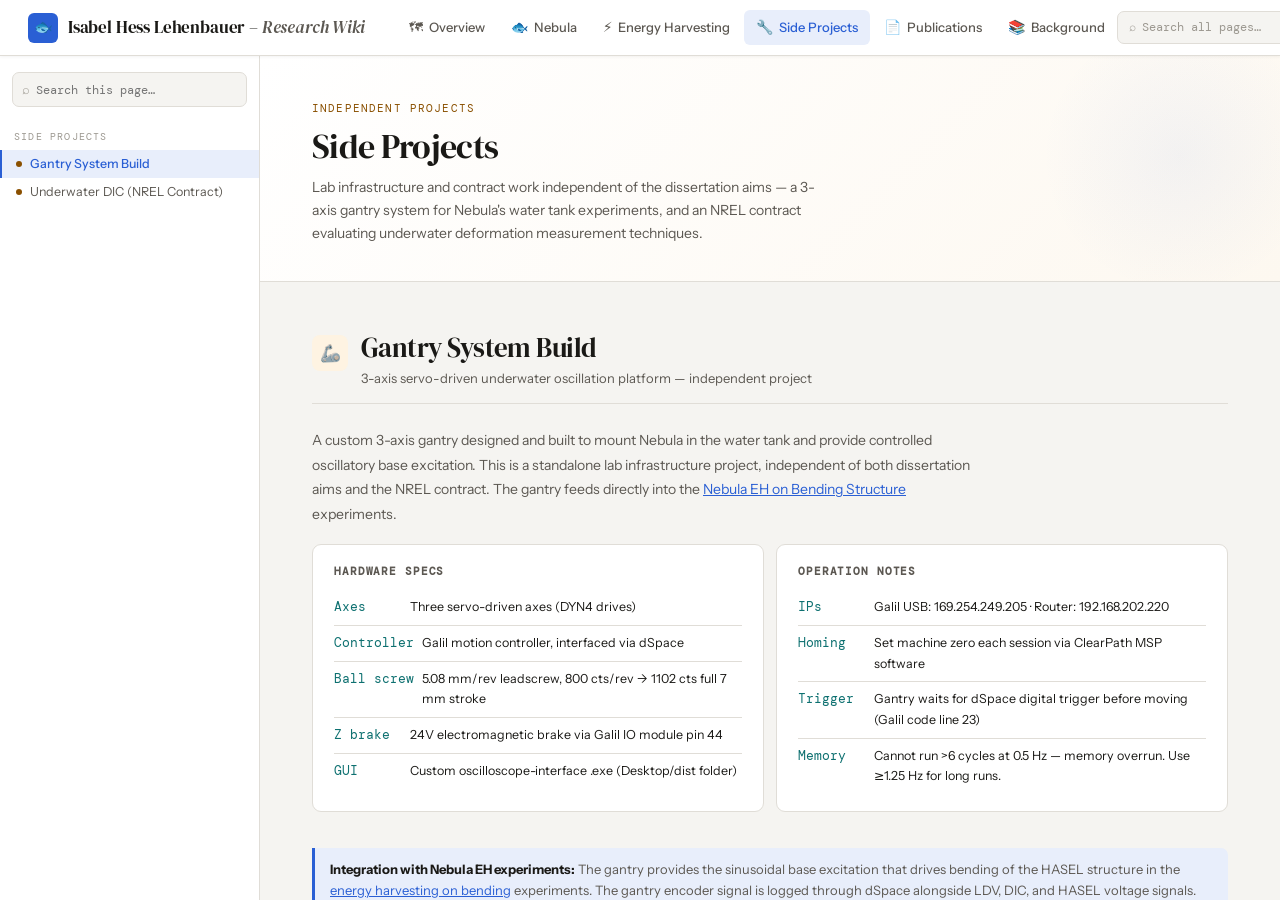
<file: side-projects.html>
<!DOCTYPE html>
<html lang="en">
<head>
<meta charset="UTF-8">
<meta name="viewport" content="width=device-width, initial-scale=1.0">
<title>Side Projects · Isabel Lehenbauer Research Wiki</title>
<link rel="stylesheet" href="shared.css">
</head>
<body>

<header class="site-header">
  <a href="index.html" class="logo">
    <div class="logo-icon">🐟</div>
    <div class="logo-text">Isabel Hess Lehenbauer &ndash; <span>Research Wiki</span></div>
  </a>
  <nav class="top-nav">
    <a href="index.html"                     ><span class="nav-icon">🗺</span> Overview</a>
    <a href="nebula.html"                    ><span class="nav-icon">🐟</span> Nebula</a>
    <a href="energy.html"                    ><span class="nav-icon">⚡</span> Energy Harvesting</a>
    <a href="side-projects.html" class="active"><span class="nav-icon">🔧</span> Side Projects</a>
    <a href="publications.html"              ><span class="nav-icon">📄</span> Publications</a>
    <a href="background.html"               ><span class="nav-icon">📚</span> Background</a>
  </nav>
  <div class="header-right">
    <div class="global-search"><span>⌕</span><input type="text" id="globalSearch" placeholder="Search all pages…" autocomplete="off"></div>
    <div class="header-meta">Side Projects</div>
  </div>
</header>

<aside class="sidebar">
  <div style="padding:0 12px 10px">
    <div style="display:flex;align-items:center;gap:6px;padding:6px 9px;background:var(--bg);border:1px solid var(--border);border-radius:7px">
      <span style="color:var(--text-faint);font-size:13px">⌕</span>
      <input type="text" id="sidebarSearch" placeholder="Search this page…" autocomplete="off"
        style="border:none;background:transparent;outline:none;color:var(--text);font-family:var(--font-mono);font-size:12px;width:100%">
    </div>
  </div>
  <div class="no-results" id="sidebarNoResults">No matches</div>

  <div class="nav-label">Side Projects</div>
  <a href="#gantry" class="active" data-terms="gantry system build galil dyn4 servo z brake oscillation platform three axis ball screw encoder dspace trigger memory"><span class="nav-dot" style="background:var(--amber)"></span>Gantry System Build</a>
  <a href="#dic"                  data-terms="dic underwater deformation nrel wave flume snell camera angle vro calibration wec videogrammetry contract subset speckle"><span class="nav-dot" style="background:var(--amber)"></span>Underwater DIC (NREL Contract)</a>
</aside>

<main>
  <div class="page-hero" style="background:linear-gradient(135deg, var(--surface) 0%, #fdf8f0 100%)">
    <div class="page-hero-tag" style="color:var(--amber)">Independent Projects</div>
    <h1>Side Projects</h1>
    <p>Lab infrastructure and contract work independent of the dissertation aims — a 3-axis gantry system for Nebula's water tank experiments, and an NREL contract evaluating underwater deformation measurement techniques.</p>
  </div>

  <div class="content">

  <!-- GANTRY -->
  <section class="wiki-section" id="gantry">
    <div class="section-header"><div class="section-icon icon-amber">🦾</div><div><div class="section-title">Gantry System Build</div><div class="section-subtitle">3-axis servo-driven underwater oscillation platform — independent project</div></div></div>
    <div class="section-divider"></div>
    <div class="prose">A custom 3-axis gantry designed and built to mount Nebula in the water tank and provide controlled oscillatory base excitation. This is a standalone lab infrastructure project, independent of both dissertation aims and the NREL contract. The gantry feeds directly into the <a href="energy.html#nebula-eh" style="color:var(--accent)">Nebula EH on Bending Structure</a> experiments.</div>
    <div class="grid2">
      <div class="info-box">
        <div class="info-box-header"><h4>Hardware Specs</h4></div>
        <div class="annotation-row"><span class="ann-symbol">Axes</span><span class="ann-name">Three servo-driven axes (DYN4 drives)</span></div>
        <div class="annotation-row"><span class="ann-symbol">Controller</span><span class="ann-name">Galil motion controller, interfaced via dSpace</span></div>
        <div class="annotation-row"><span class="ann-symbol">Ball screw</span><span class="ann-name">5.08 mm/rev leadscrew, 800 cts/rev → 1102 cts full 7 mm stroke</span></div>
        <div class="annotation-row"><span class="ann-symbol">Z brake</span><span class="ann-name">24V electromagnetic brake via Galil IO module pin 44</span></div>
        <div class="annotation-row"><span class="ann-symbol">GUI</span><span class="ann-name">Custom oscilloscope-interface .exe (Desktop/dist folder)</span></div>
      </div>
      <div class="info-box">
        <div class="info-box-header"><h4>Operation Notes</h4></div>
        <div class="annotation-row"><span class="ann-symbol">IPs</span><span class="ann-name">Galil USB: 169.254.249.205 · Router: 192.168.202.220</span></div>
        <div class="annotation-row"><span class="ann-symbol">Homing</span><span class="ann-name">Set machine zero each session via ClearPath MSP software</span></div>
        <div class="annotation-row"><span class="ann-symbol">Trigger</span><span class="ann-name">Gantry waits for dSpace digital trigger before moving (Galil code line 23)</span></div>
        <div class="annotation-row"><span class="ann-symbol">Memory</span><span class="ann-name">Cannot run &gt;6 cycles at 0.5 Hz — memory overrun. Use ≥1.25 Hz for long runs.</span></div>
      </div>
    </div>
    <div class="callout callout-blue"><strong>Integration with Nebula EH experiments:</strong> The gantry provides the sinusoidal base excitation that drives bending of the HASEL structure in the <a href="energy.html#nebula-eh" style="color:var(--accent)">energy harvesting on bending</a> experiments. The gantry encoder signal is logged through dSpace alongside LDV, DIC, and HASEL voltage signals.</div>
  </section>

  <!-- DIC -->
  <section class="wiki-section" id="dic">
    <div class="section-header"><div class="section-icon icon-amber">🎥</div><div><div class="section-title">Underwater DIC — NREL Contract</div><div class="section-subtitle">Evaluating deformation measurement for NREL's wave flume — separate contract</div></div></div>
    <div class="section-divider"></div>
    <div class="prose">A separate NREL contract (not a dissertation aim) to evaluate how to track the deformation of a flexible surging wave energy converter (flexWEC) inside NREL's wave flume (2.5 m wide, 1.3 m deep, 0.5–5 s period). The flume has viewing windows only on one side. We tested DIC with cameras outside the tank at multiple angles, and straight-on DIC as a proxy for underwater camera performance.</div>
    <div class="callout callout-blue"><strong>Snell's Law constraint:</strong> Light from water (n = 1.33) to air (n = 1) undergoes total internal reflection at θ_crit = arcsin(1/1.33) = 48.8°. Usable camera angles are less than 90° from the tank wall normal, but refraction heavily distorts images at large angles even well below critical.</div>
    <h4 style="font-size:11px;text-transform:uppercase;letter-spacing:.08em;color:var(--text-muted);font-family:var(--font-mono);margin-bottom:8px;">Angle Test Results (24 mm wide-angle lens)</h4>
    <table class="data-table">
      <thead><tr><th>Outside Angle θ</th><th>Internal Angle θ' (Snell)</th><th>Speckle Size</th><th>Outcome</th></tr></thead>
      <tbody>
        <tr><td>75°</td><td>46°</td><td>3–4 px (too small)</td><td>Cannot focus on speckles. Extreme distortion.</td></tr>
        <tr><td>45°</td><td>32°</td><td>5 px (marginal)</td><td>Very difficult to focus. Low contrast.</td></tr>
        <tr><td>37° ✓</td><td>~27°</td><td>—</td><td>Successful 4th-order VRO calibration. Poor data quality (large dropout patches during deformation).</td></tr>
        <tr><td>0° ✓✓</td><td>0°</td><td>5–10 px (good)</td><td>Good calibration and tracking. Recommended baseline for underwater camera placement.</td></tr>
      </tbody>
    </table>
    <div class="callout callout-green"><strong>Recommendation:</strong> Place DIC cameras <strong>underwater</strong> in the flume for a straight-on view. Cameras outside the tank achieve only marginal quality even at the shallowest feasible angles. NREL agreed to pursue underwater DIC housing.</div>
    <div class="grid2">
      <div class="info-box">
        <div class="info-box-header"><h4>DIC Setup Notes</h4></div>
        <div class="annotation-row"><span class="ann-symbol">VRO</span><span class="ann-name">Variable Ray Origin calibration (accounts for glass refraction)</span><span class="ann-val">4th order</span></div>
        <div class="annotation-row"><span class="ann-symbol">Aperture</span><span class="ann-name">Smallest setting for maximum depth of field</span><span class="ann-val">F22</span></div>
        <div class="annotation-row"><span class="ann-symbol">Acq. rate</span><span class="ann-name">Image acquisition rate</span><span class="ann-val">25 fps</span></div>
        <div class="annotation-row"><span class="ann-symbol">Subset</span><span class="ann-name">DIC correlation subset size (increased for robustness at shallow angle)</span><span class="ann-val">41 px</span></div>
        <div class="annotation-row"><span class="ann-symbol">Speckle</span><span class="ann-name">Target speckle diameter in images</span><span class="ann-val">5–10 px</span></div>
      </div>
      <div class="info-box">
        <div class="info-box-header"><h4>Contract Timeline</h4></div>
        <div class="annotation-row"><span class="ann-symbol">Oct 2023</span><span class="ann-name">Contract awarded by NREL</span></div>
        <div class="annotation-row"><span class="ann-symbol">Jan 2024</span><span class="ann-name">Angle tests completed — 37° best outside-tank option</span></div>
        <div class="annotation-row"><span class="ann-symbol">Feb 2024</span><span class="ann-name">Results reported to NREL → recommendation: underwater DIC</span></div>
        <div class="annotation-row"><span class="ann-symbol">Summer 2024</span><span class="ann-name">Specify underwater DIC system with NREL computational sciences group</span></div>
      </div>
    </div>
  </section>

  <div style="height:40px"></div>
  </div>
</main>

<script src="shared.js"></script>
</body>
</html>
</file>
<file: shared.css>
@import url('https://fonts.googleapis.com/css2?family=DM+Serif+Display:ital@0;1&family=DM+Mono:wght@300;400;500&family=Instrument+Sans:ital,wght@0,400;0,500;0,600;1,400&display=swap');

:root {
  --bg: #f5f4f1;
  --surface: #ffffff;
  --surface2: #f0eeea;
  --border: #e0ddd7;
  --border-light: #c8c4bc;
  --text: #1a1916;
  --text-muted: #5c5852;
  --text-faint: #9c9890;
  --accent: #2a5fd4;
  --accent-soft: #e8eefb;
  --green: #1d7a42;
  --green-soft: #e8f5ee;
  --amber: #8a5000;
  --amber-soft: #fef3e2;
  --rose: #c0284a;
  --rose-soft: #fdeaee;
  --teal: #0d7070;
  --teal-soft: #e5f5f5;
  --purple: #6b3fd4;
  --purple-soft: #f0ebfb;
  --font-serif: 'DM Serif Display', Georgia, serif;
  --font-sans: 'Instrument Sans', system-ui, sans-serif;
  --font-mono: 'DM Mono', monospace;
}

*, *::before, *::after { box-sizing: border-box; margin: 0; padding: 0; }
html { scroll-behavior: smooth; }

body {
  background: var(--bg);
  color: var(--text);
  font-family: var(--font-sans);
  font-size: 15px;
  line-height: 1.65;
  min-height: 100vh;
  display: grid;
  grid-template-columns: 260px 1fr;
  grid-template-rows: auto 1fr;
}

/* ── TOPBAR ── */
.site-header {
  grid-column: 1 / -1;
  background: var(--surface);
  border-bottom: 1px solid var(--border);
  padding: 0 28px;
  display: flex;
  align-items: center;
  gap: 0;
  position: sticky;
  top: 0;
  z-index: 200;
  height: 56px;
  box-shadow: 0 1px 3px rgba(0,0,0,0.05);
}

.site-header .logo {
  display: flex;
  align-items: center;
  gap: 10px;
  text-decoration: none;
  margin-right: 32px;
  flex-shrink: 0;
}

.logo-icon {
  width: 30px; height: 30px;
  background: var(--accent);
  border-radius: 6px;
  display: flex; align-items: center; justify-content: center;
  font-size: 15px;
}

.logo-text {
  font-family: var(--font-serif);
  font-size: 1.05rem;
  font-weight: 400;
  color: var(--text);
  letter-spacing: -0.01em;
  white-space: nowrap;
}
.logo-text span { color: var(--text-muted); font-style: italic; }

/* Top nav links */
.top-nav {
  display: flex;
  align-items: center;
  gap: 2px;
  flex: 1;
}

.top-nav a {
  display: flex;
  align-items: center;
  gap: 6px;
  padding: 6px 12px;
  border-radius: 6px;
  text-decoration: none;
  font-size: 13px;
  font-weight: 500;
  color: var(--text-muted);
  transition: background 0.12s, color 0.12s;
  white-space: nowrap;
}
.top-nav a:hover { background: var(--surface2); color: var(--text); }
.top-nav a.active { background: var(--accent-soft); color: var(--accent); }
.top-nav a .nav-icon { font-size: 14px; }

.header-right {
  margin-left: auto;
  display: flex;
  align-items: center;
  gap: 10px;
}

/* Global search in header */
.global-search {
  display: flex;
  align-items: center;
  gap: 6px;
  padding: 6px 11px;
  background: var(--bg);
  border: 1px solid var(--border);
  border-radius: 7px;
  font-family: var(--font-mono);
  font-size: 12px;
  color: var(--text-faint);
  min-width: 190px;
  cursor: text;
  transition: border-color 0.12s;
}
.global-search:focus-within { border-color: var(--accent); }
.global-search input {
  border: none; background: transparent; outline: none;
  color: var(--text); font-family: var(--font-mono); font-size: 12px; width: 100%;
}
.global-search input::placeholder { color: var(--text-faint); }

.header-meta {
  font-family: var(--font-mono);
  font-size: 10px;
  color: var(--text-faint);
  letter-spacing: 0.07em;
  text-transform: uppercase;
  white-space: nowrap;
}

/* ── SIDEBAR ── */
.sidebar {
  background: var(--surface);
  border-right: 1px solid var(--border);
  padding: 16px 0;
  position: sticky;
  top: 56px;
  height: calc(100vh - 56px);
  overflow-y: auto;
  overflow-x: hidden;
  scrollbar-width: thin;
  scrollbar-color: var(--border) transparent;
}

.nav-label {
  font-family: var(--font-mono);
  font-size: 10px;
  letter-spacing: 0.12em;
  text-transform: uppercase;
  color: var(--text-faint);
  padding: 12px 14px 4px;
}

.sidebar a {
  display: flex;
  align-items: center;
  gap: 8px;
  padding: 6px 14px;
  color: var(--text-muted);
  text-decoration: none;
  font-size: 12.5px;
  transition: all 0.1s ease;
  border-left: 2px solid transparent;
  line-height: 1.3;
}
.sidebar a:hover { color: var(--text); background: var(--surface2); border-left-color: var(--border-light); }
.sidebar a.active { color: var(--accent); background: var(--accent-soft); border-left-color: var(--accent); font-weight: 500; }
.sidebar a.hidden { display: none; }

.nav-dot { width: 6px; height: 6px; border-radius: 50%; flex-shrink: 0; }
.no-results { display: none; padding: 6px 14px; font-size: 11px; color: var(--text-faint); font-family: var(--font-mono); }

/* ── MAIN ── */
main {
  overflow-y: auto;
  height: calc(100vh - 56px);
}

/* ── PAGE HERO ── */
.page-hero {
  background: var(--surface);
  border-bottom: 1px solid var(--border);
  padding: 44px 52px 36px;
  position: relative;
  overflow: hidden;
}
.page-hero::before {
  content: '';
  position: absolute; top: -40px; right: -40px;
  width: 280px; height: 280px;
  background: radial-gradient(circle, rgba(42,95,212,0.05) 0%, transparent 70%);
  pointer-events: none;
}
.page-hero-tag {
  font-family: var(--font-mono);
  font-size: 10.5px;
  letter-spacing: 0.11em;
  text-transform: uppercase;
  margin-bottom: 10px;
}
.page-hero h1 {
  font-family: var(--font-serif);
  font-size: 2.1rem;
  font-weight: 400;
  line-height: 1.15;
  letter-spacing: -0.02em;
  color: var(--text);
  margin-bottom: 10px;
}
.page-hero p {
  color: var(--text-muted);
  font-size: 14px;
  max-width: 520px;
}

/* ── CONTENT ── */
.content { padding: 0 52px 70px; }

/* ── SECTION ── */
.wiki-section { padding-top: 50px; }
.section-header { display: flex; align-items: flex-start; gap: 13px; margin-bottom: 5px; }
.section-icon { width: 36px; height: 36px; border-radius: 8px; display: flex; align-items: center; justify-content: center; font-size: 17px; flex-shrink: 0; margin-top: 3px; }
.icon-blue   { background: var(--accent-soft); }
.icon-green  { background: var(--green-soft); }
.icon-amber  { background: var(--amber-soft); }
.icon-teal   { background: var(--teal-soft); }
.icon-purple { background: var(--purple-soft); }
.section-title { font-family: var(--font-serif); font-size: 1.7rem; font-weight: 400; letter-spacing: -0.02em; line-height: 1.2; color: var(--text); }
.section-subtitle { color: var(--text-muted); font-size: 13px; margin-top: 3px; }
.section-divider { width: 100%; height: 1px; background: var(--border); margin: 14px 0 24px; }

/* ── CARDS ── */
.cards { display: grid; grid-template-columns: repeat(auto-fill, minmax(290px, 1fr)); gap: 12px; margin-bottom: 20px; }
.card { background: var(--surface); border: 1px solid var(--border); border-radius: 9px; padding: 17px 19px; transition: border-color 0.15s, box-shadow 0.15s; position: relative; }
.card:hover { border-color: var(--border-light); box-shadow: 0 2px 9px rgba(0,0,0,0.06); }
.card-tag { font-family: var(--font-mono); font-size: 10px; letter-spacing: 0.1em; text-transform: uppercase; color: var(--text-faint); margin-bottom: 6px; }
.card h3 { font-size: 13.5px; font-weight: 600; color: var(--text); margin-bottom: 6px; line-height: 1.35; }
.card p { font-size: 12.5px; color: var(--text-muted); line-height: 1.6; }
.card-accent { position: absolute; top: 0; left: 0; width: 3px; height: 100%; border-radius: 9px 0 0 9px; }

/* ── INFO BOX ── */
.info-box { background: var(--surface); border: 1px solid var(--border); border-radius: 9px; padding: 17px 21px; margin-bottom: 18px; }
.info-box-header { display: flex; align-items: center; gap: 8px; margin-bottom: 10px; }
.info-box-header h4 { font-size: 11px; font-weight: 600; text-transform: uppercase; letter-spacing: 0.08em; font-family: var(--font-mono); color: var(--text-muted); }

/* ── TIMELINE ── */
.timeline { position: relative; padding-left: 23px; margin-bottom: 18px; }
.timeline::before { content: ''; position: absolute; left: 5px; top: 8px; bottom: 8px; width: 1px; background: var(--border); }
.timeline-item { position: relative; margin-bottom: 15px; }
.timeline-item::before { content: ''; position: absolute; left: -20px; top: 6px; width: 8px; height: 8px; border-radius: 50%; background: var(--border-light); border: 2px solid var(--surface); }
.timeline-item.complete::before { background: var(--green); }
.timeline-item.active::before  { background: var(--accent); box-shadow: 0 0 0 3px var(--accent-soft); }
.tl-date  { font-family: var(--font-mono); font-size: 10px; color: var(--text-faint); letter-spacing: 0.05em; margin-bottom: 2px; }
.tl-title { font-size: 13px; font-weight: 500; color: var(--text); margin-bottom: 2px; }
.tl-body  { font-size: 12px; color: var(--text-muted); }

/* ── DATA TABLE ── */
.data-table { width: 100%; border-collapse: collapse; font-size: 12px; font-family: var(--font-mono); margin-bottom: 18px; }
.data-table th { text-align: left; padding: 7px 11px; background: var(--surface2); color: var(--text-muted); font-weight: 500; font-size: 9.5px; text-transform: uppercase; letter-spacing: 0.07em; border-bottom: 1px solid var(--border); }
.data-table td { padding: 6px 11px; color: var(--text); border-bottom: 1px solid var(--border); vertical-align: top; }
.data-table tr:last-child td { border-bottom: none; }
.data-table tr:hover td { background: var(--surface2); }
.val-highlight { color: var(--accent); font-weight: 500; }

/* ── PILLS ── */
.pill { display: inline-block; padding: 2px 7px; border-radius: 4px; font-size: 10.5px; font-family: var(--font-mono); font-weight: 500; }
.pill-done    { background: var(--green-soft);  color: var(--green);  border: 1px solid #a8d4b8; }
.pill-active  { background: var(--accent-soft); color: var(--accent); border: 1px solid #b8ccf5; }
.pill-scrapped{ background: var(--rose-soft);   color: var(--rose);   border: 1px solid #e0a8b8; }

/* ── CALLOUTS ── */
.callout { border-left: 3px solid; padding: 11px 15px; border-radius: 0 7px 7px 0; margin-bottom: 16px; font-size: 13px; }
.callout-blue  { border-color: var(--accent); background: var(--accent-soft); color: var(--text-muted); }
.callout-green { border-color: var(--green);  background: var(--green-soft);  color: var(--text-muted); }
.callout-amber { border-color: var(--amber);  background: var(--amber-soft);  color: var(--text-muted); }
.callout strong { color: var(--text); }

/* ── EQ BOX ── */
.eq-box { background: var(--surface2); border: 1px solid var(--border); border-radius: 7px; padding: 11px 16px; font-family: var(--font-mono); font-size: 12px; color: var(--teal); margin-bottom: 14px; overflow-x: auto; }

/* ── STATS ── */
.stats-row { display: flex; gap: 8px; flex-wrap: wrap; margin-bottom: 18px; }
.stat-box { background: var(--surface); border: 1px solid var(--border); border-radius: 8px; padding: 12px 16px; flex: 1; min-width: 110px; }
.stat-val { font-family: var(--font-mono); font-size: 1.3rem; font-weight: 500; line-height: 1.1; margin-bottom: 3px; }
.stat-label { font-size: 10.5px; color: var(--text-muted); }

/* ── PROSE ── */
.prose { max-width: 680px; font-size: 14px; line-height: 1.75; color: var(--text-muted); margin-bottom: 18px; }
.prose strong { color: var(--text); font-weight: 500; }

/* ── GRID 2 ── */
.grid2 { display: grid; grid-template-columns: 1fr 1fr; gap: 12px; margin-bottom: 18px; }
@media (max-width: 900px) { .grid2 { grid-template-columns: 1fr; } }

/* ── FLOW ── */
.flow { display: flex; align-items: center; flex-wrap: wrap; margin-bottom: 18px; }
.flow-node { background: var(--surface2); border: 1px solid var(--border); border-radius: 7px; padding: 8px 11px; font-size: 11px; font-family: var(--font-mono); color: var(--text-muted); text-align: center; min-width: 84px; }
.flow-arrow { color: var(--text-faint); padding: 0 5px; font-size: 13px; }
.flow-node.active-node { border-color: var(--accent); color: var(--accent); background: var(--accent-soft); }

/* ── ANNOTATION ROWS ── */
.annotation-row { display: flex; align-items: baseline; gap: 8px; padding: 7px 0; border-bottom: 1px solid var(--border); font-size: 12.5px; }
.annotation-row:last-child { border-bottom: none; }
.ann-symbol { font-family: var(--font-mono); color: var(--teal); min-width: 68px; flex-shrink: 0; }
.ann-name   { color: var(--text); flex: 1; }
.ann-val    { font-family: var(--font-mono); color: var(--text-muted); font-size: 11px; flex-shrink: 0; }

/* ── DOI LINKS ── */
a.doi { font-family: var(--font-mono); font-size: 11px; color: var(--accent); text-decoration: none; }
a.doi:hover { text-decoration: underline; }

/* ── ORCiD LINKS ── */
a.orcid { font-family: var(--font-mono); font-size: 11px; color: var(--accent); text-decoration: none; }
a.orcid:hover { text-decoration: underline; }

/* ── SCROLLBAR ── */
::-webkit-scrollbar { width: 5px; height: 5px; }
::-webkit-scrollbar-track { background: transparent; }
::-webkit-scrollbar-thumb { background: var(--border); border-radius: 3px; }
.footnote { font-family: var(--font-mono); font-size: 10.5px; color: var(--text-faint); margin-top: 4px; }

/* ── CHIPS ── */
.chip { display: inline-flex; align-items: center; padding: 3px 10px; border-radius: 20px; font-size: 11px; font-family: var(--font-mono); font-weight: 500; border: 1px solid; }
.chip-blue   { color: var(--accent); border-color: #b8ccf5; background: var(--accent-soft); }
.chip-green  { color: var(--green);  border-color: #a8d4b8; background: var(--green-soft); }
.chip-amber  { color: var(--amber);  border-color: #e0c070; background: var(--amber-soft); }
.chip-teal   { color: var(--teal);   border-color: #90cccc; background: var(--teal-soft); }
.chip-purple { color: var(--purple); border-color: #bca8e8; background: var(--purple-soft); }
</file>
